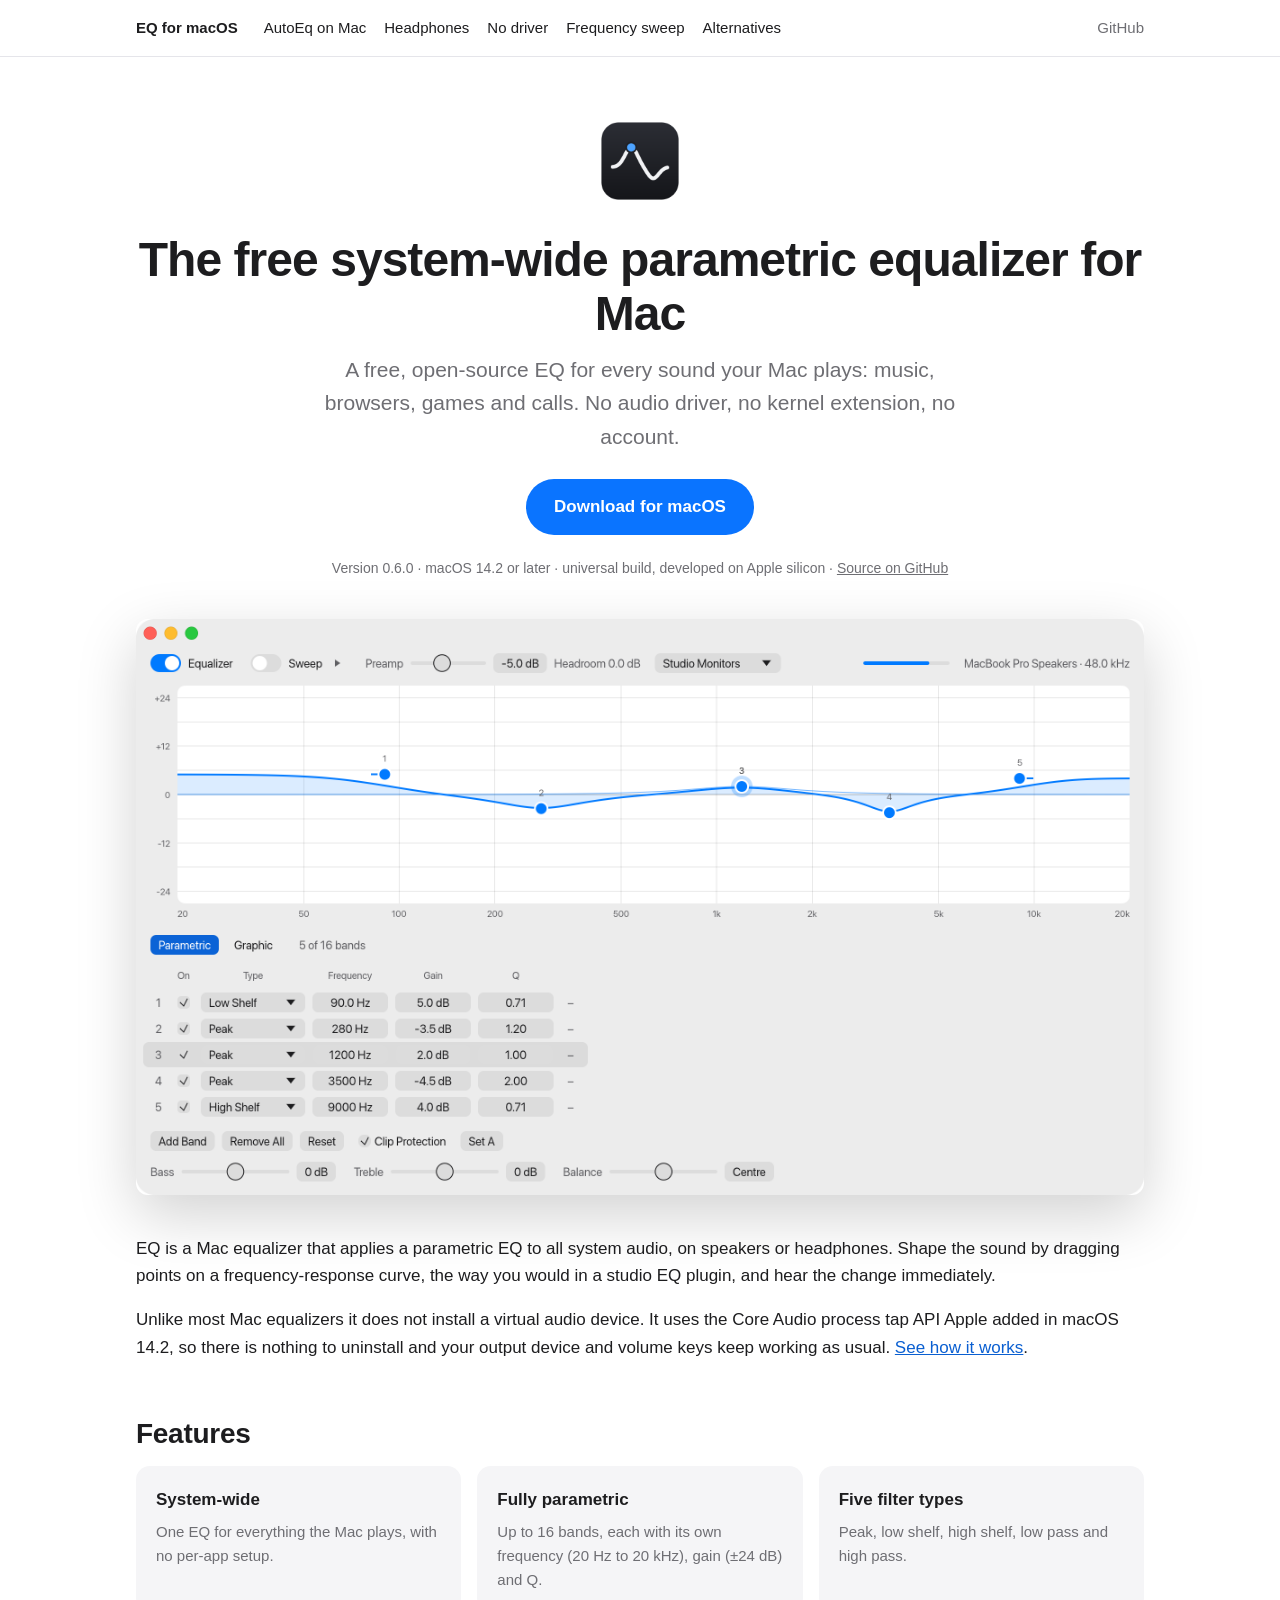
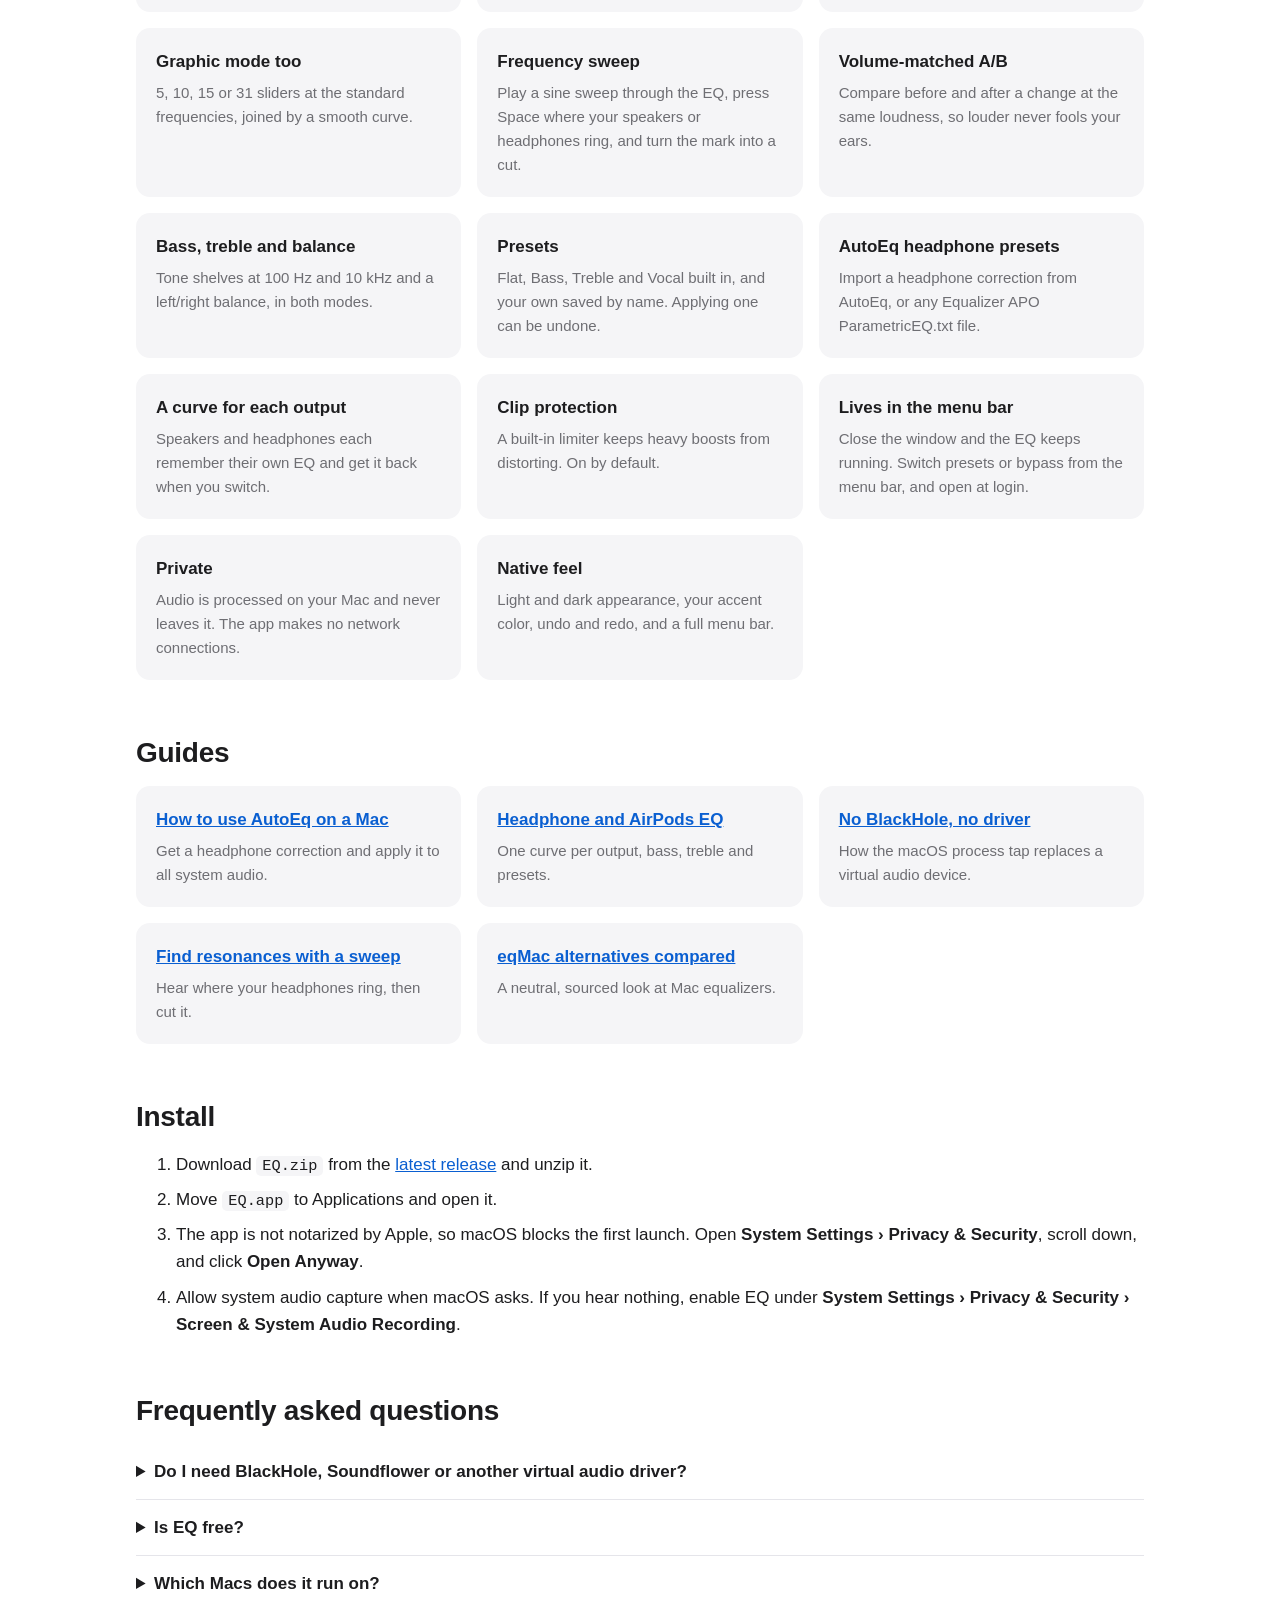
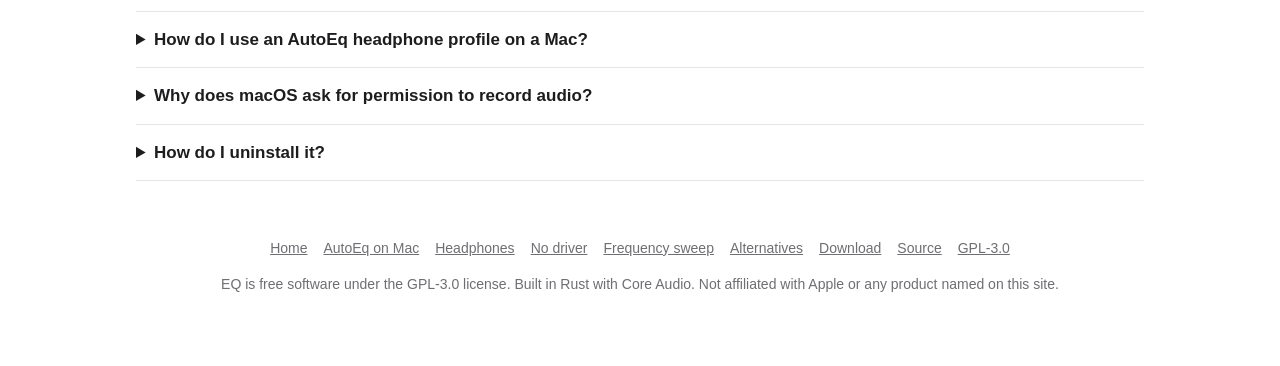
<file: docs/index.html>
<!doctype html>
<html lang="en">
<head>
<meta charset="utf-8">
<meta name="viewport" content="width=device-width, initial-scale=1">
<title>Free Mac Equalizer: System-Wide Parametric EQ for macOS</title>
<meta name="description" content="EQ is a free, open-source system-wide equalizer for Mac. Parametric EQ for all audio, AutoEq headphone import, no BlackHole or driver needed. macOS 14.2+.">
<link rel="canonical" href="https://dylenq.github.io/macos-parametric-eq/">
<link rel="stylesheet" href="style.css">
<link rel="icon" type="image/png" href="icon.png">
<link rel="apple-touch-icon" href="icon.png">
<meta name="theme-color" content="#0b1a33">
<meta property="og:type" content="website">
<meta property="og:site_name" content="EQ for macOS">
<meta property="og:title" content="Free Mac Equalizer: System-Wide Parametric EQ for macOS">
<meta property="og:description" content="A parametric EQ for every sound your Mac plays. No audio driver, no kernel extension, no account.">
<meta property="og:url" content="https://dylenq.github.io/macos-parametric-eq/">
<meta property="og:image" content="https://dylenq.github.io/macos-parametric-eq/social-preview.png">
<meta property="og:image:width" content="1280">
<meta property="og:image:height" content="640">
<meta property="og:image:alt" content="EQ, a system-wide parametric equalizer for macOS">
<meta name="twitter:card" content="summary_large_image">
<meta name="twitter:title" content="Free Mac Equalizer: System-Wide Parametric EQ for macOS">
<meta name="twitter:description" content="A parametric EQ for every sound your Mac plays. No audio driver, no kernel extension, no account.">
<meta name="twitter:image" content="https://dylenq.github.io/macos-parametric-eq/social-preview.png">
<script type="application/ld+json">
{
  "@context": "https://schema.org",
  "@type": "SoftwareApplication",
  "name": "EQ",
  "alternateName": "EQ for macOS",
  "description": "Free, open-source system-wide parametric equalizer for macOS. Uses Core Audio process taps, so no virtual audio driver is needed.",
  "applicationCategory": "MultimediaApplication",
  "applicationSubCategory": "Audio equalizer",
  "operatingSystem": "macOS 14.2 or later",
  "softwareVersion": "0.6.0",
  "isAccessibleForFree": true,
  "license": "https://www.gnu.org/licenses/gpl-3.0.html",
  "url": "https://dylenq.github.io/macos-parametric-eq/",
  "downloadUrl": "https://github.com/dylenq/macos-parametric-eq/releases/latest",
  "codeRepository": "https://github.com/dylenq/macos-parametric-eq",
  "screenshot": "https://dylenq.github.io/macos-parametric-eq/screenshot-light.png",
  "image": "https://dylenq.github.io/macos-parametric-eq/social-preview.png",
  "offers": {
    "@type": "Offer",
    "price": "0",
    "priceCurrency": "USD"
  },
  "author": {
    "@type": "Person",
    "name": "dylenq",
    "url": "https://github.com/dylenq"
  },
  "featureList": [
    "System-wide equalizer for all macOS audio",
    "Up to 16 parametric bands",
    "Graphic equalizer with 5, 10, 15 or 31 sliders",
    "Bass, treble and balance controls",
    "Diagnostic frequency sweep",
    "Built-in and custom presets",
    "Peak, low shelf, high shelf, low pass and high pass filters",
    "AutoEq and Equalizer APO preset import",
    "Separate EQ curve for each output device",
    "Clip protection limiter",
    "Menu bar control and open at login"
  ]
}
</script>
<script type="application/ld+json">
{
  "@context": "https://schema.org",
  "@type": "FAQPage",
  "mainEntity": [
    {
      "@type": "Question",
      "name": "Do I need BlackHole, Soundflower or another virtual audio driver?",
      "acceptedAnswer": {
        "@type": "Answer",
        "text": "No. EQ captures system audio with a Core Audio process tap, which is built into macOS 14.2 and later."
      }
    },
    {
      "@type": "Question",
      "name": "Is EQ free?",
      "acceptedAnswer": {
        "@type": "Answer",
        "text": "Yes. EQ is free and open source under the GPL-3.0 license, with no account and no in-app purchases."
      }
    },
    {
      "@type": "Question",
      "name": "Which Macs does it run on?",
      "acceptedAnswer": {
        "@type": "Answer",
        "text": "Any Mac on macOS 14.2 (Sonoma) or later. The download is a universal build; it is developed on Apple silicon and the Intel half has not been tested yet."
      }
    },
    {
      "@type": "Question",
      "name": "How do I use an AutoEq headphone profile on a Mac?",
      "acceptedAnswer": {
        "@type": "Answer",
        "text": "Find your headphones on autoeq.app, choose “EqualizerAPO ParametricEq” and download the file. Import it with Presets › Import…, or drop it on the window. Read the full guide."
      }
    },
    {
      "@type": "Question",
      "name": "Why does macOS ask for permission to record audio?",
      "acceptedAnswer": {
        "@type": "Answer",
        "text": "Reading system audio is what lets the app equalize it, and macOS guards that behind the “System Audio Recording” permission. Nothing is recorded or saved, and the app makes no network connections."
      }
    },
    {
      "@type": "Question",
      "name": "How do I uninstall it?",
      "acceptedAnswer": {
        "@type": "Answer",
        "text": "Turn off EQ › Open at Login if you enabled it, quit the app and delete EQ.app. No drivers or background services are installed."
      }
    }
  ]
}
</script>
</head>
<body>
<nav class="site-nav" aria-label="Main"><div class="wrap"><a class="brand" href="./">EQ for macOS</a><a href="autoeq-on-mac/">AutoEq on Mac</a><a href="headphone-equalizer-mac/">Headphones</a><a href="equalizer-without-blackhole/">No driver</a><a href="frequency-sweep-headphones/">Frequency sweep</a><a href="eqmac-alternatives/">Alternatives</a><a class="gh" href="https://github.com/dylenq/macos-parametric-eq">GitHub</a></div></nav>
<header class="hero wrap">
  <img class="icon" src="icon.png" alt="EQ app icon" width="96" height="96">
  <h1>The free system-wide parametric equalizer for Mac</h1>
  <p class="lede">A free, open-source EQ for every sound your Mac plays: music, browsers, games and calls. No audio driver, no kernel extension, no account.</p>
  <a class="cta" href="https://github.com/dylenq/macos-parametric-eq/releases/latest">Download for macOS</a>
  <p class="meta">Version 0.6.0 · macOS 14.2 or later · universal build, developed on Apple silicon · <a href="https://github.com/dylenq/macos-parametric-eq">Source on GitHub</a></p>
</header>

<main class="wrap">
  <picture><source media="(prefers-color-scheme: dark)" srcset="screenshot-dark.png"><img src="screenshot-light.png" width="2240" height="1280" alt="EQ for macOS showing a frequency response curve with five draggable bands, a preset menu, a preamp slider, a band list and bass, treble and balance controls"></picture>

  <p>EQ is a Mac equalizer that applies a parametric EQ to all system audio, on speakers or headphones. Shape the sound by dragging points on a frequency-response curve, the way you would in a studio EQ plugin, and hear the change immediately.</p>
  <p>Unlike most Mac equalizers it does not install a virtual audio device. It uses the Core Audio process tap API Apple added in macOS 14.2, so there is nothing to uninstall and your output device and volume keys keep working as usual. <a href="equalizer-without-blackhole/">See how it works</a>.</p>

  <h2>Features</h2>
  <div class="grid">
    <div><h3>System-wide</h3><p>One EQ for everything the Mac plays, with no per-app setup.</p></div>
    <div><h3>Fully parametric</h3><p>Up to 16 bands, each with its own frequency (20 Hz to 20 kHz), gain (±24 dB) and Q.</p></div>
    <div><h3>Five filter types</h3><p>Peak, low shelf, high shelf, low pass and high pass.</p></div>
    <div><h3>Graphic mode too</h3><p>5, 10, 15 or 31 sliders at the standard frequencies, joined by a smooth curve.</p></div>
    <div><h3>Frequency sweep</h3><p>Play a sine sweep through the EQ, press Space where your speakers or headphones ring, and turn the mark into a cut.</p></div>
    <div><h3>Volume-matched A/B</h3><p>Compare before and after a change at the same loudness, so louder never fools your ears.</p></div>
    <div><h3>Bass, treble and balance</h3><p>Tone shelves at 100 Hz and 10 kHz and a left/right balance, in both modes.</p></div>
    <div><h3>Presets</h3><p>Flat, Bass, Treble and Vocal built in, and your own saved by name. Applying one can be undone.</p></div>
    <div><h3>AutoEq headphone presets</h3><p>Import a headphone correction from AutoEq, or any Equalizer APO ParametricEQ.txt file.</p></div>
    <div><h3>A curve for each output</h3><p>Speakers and headphones each remember their own EQ and get it back when you switch.</p></div>
    <div><h3>Clip protection</h3><p>A built-in limiter keeps heavy boosts from distorting. On by default.</p></div>
    <div><h3>Lives in the menu bar</h3><p>Close the window and the EQ keeps running. Switch presets or bypass from the menu bar, and open at login.</p></div>
    <div><h3>Private</h3><p>Audio is processed on your Mac and never leaves it. The app makes no network connections.</p></div>
    <div><h3>Native feel</h3><p>Light and dark appearance, your accent color, undo and redo, and a full menu bar.</p></div>
  </div>

  <h2>Guides</h2>
  <div class="grid">
    <div><h3><a href="autoeq-on-mac/">How to use AutoEq on a Mac</a></h3><p>Get a headphone correction and apply it to all system audio.</p></div>
    <div><h3><a href="headphone-equalizer-mac/">Headphone and AirPods EQ</a></h3><p>One curve per output, bass, treble and presets.</p></div>
    <div><h3><a href="equalizer-without-blackhole/">No BlackHole, no driver</a></h3><p>How the macOS process tap replaces a virtual audio device.</p></div>
    <div><h3><a href="frequency-sweep-headphones/">Find resonances with a sweep</a></h3><p>Hear where your headphones ring, then cut it.</p></div>
    <div><h3><a href="eqmac-alternatives/">eqMac alternatives compared</a></h3><p>A neutral, sourced look at Mac equalizers.</p></div>
  </div>

  <h2>Install</h2>
  <ol>
    <li>Download <code>EQ.zip</code> from the <a href="https://github.com/dylenq/macos-parametric-eq/releases/latest">latest release</a> and unzip it.</li>
    <li>Move <code>EQ.app</code> to Applications and open it.</li>
    <li>The app is not notarized by Apple, so macOS blocks the first launch. Open <b>System Settings › Privacy &amp; Security</b>, scroll down, and click <b>Open Anyway</b>.</li>
    <li>Allow system audio capture when macOS asks. If you hear nothing, enable EQ under <b>System Settings › Privacy &amp; Security › Screen &amp; System Audio Recording</b>.</li>
  </ol>

  <h2>Frequently asked questions</h2>
<details><summary>Do I need BlackHole, Soundflower or another virtual audio driver?</summary><p>No. EQ captures system audio with a Core Audio process tap, which is built into macOS 14.2 and later.</p></details>
<details><summary>Is EQ free?</summary><p>Yes. EQ is free and open source under the GPL-3.0 license, with no account and no in-app purchases.</p></details>
<details><summary>Which Macs does it run on?</summary><p>Any Mac on macOS 14.2 (Sonoma) or later. The download is a universal build; it is developed on Apple silicon and the Intel half has not been tested yet.</p></details>
<details><summary>How do I use an AutoEq headphone profile on a Mac?</summary><p>Find your headphones on <a href="https://autoeq.app">autoeq.app</a>, choose “EqualizerAPO ParametricEq” and download the file. Import it with <b>Presets › Import…</b>, or drop it on the window. <a href="autoeq-on-mac/">Read the full guide</a>.</p></details>
<details><summary>Why does macOS ask for permission to record audio?</summary><p>Reading system audio is what lets the app equalize it, and macOS guards that behind the “System Audio Recording” permission. Nothing is recorded or saved, and the app makes no network connections.</p></details>
<details><summary>How do I uninstall it?</summary><p>Turn off <b>EQ › Open at Login</b> if you enabled it, quit the app and delete <code>EQ.app</code>. No drivers or background services are installed.</p></details>
</main>

<footer class="site-footer"><nav aria-label="Footer"><a href="./">Home</a><a href="autoeq-on-mac/">AutoEq on Mac</a><a href="headphone-equalizer-mac/">Headphones</a><a href="equalizer-without-blackhole/">No driver</a><a href="frequency-sweep-headphones/">Frequency sweep</a><a href="eqmac-alternatives/">Alternatives</a><a href="https://github.com/dylenq/macos-parametric-eq/releases/latest">Download</a><a href="https://github.com/dylenq/macos-parametric-eq">Source</a><a href="https://github.com/dylenq/macos-parametric-eq/blob/main/LICENSE">GPL-3.0</a></nav><p>EQ is free software under the GPL-3.0 license. Built in Rust with Core Audio. Not affiliated with Apple or any product named on this site.</p></footer>
</body>
</html>
</file>
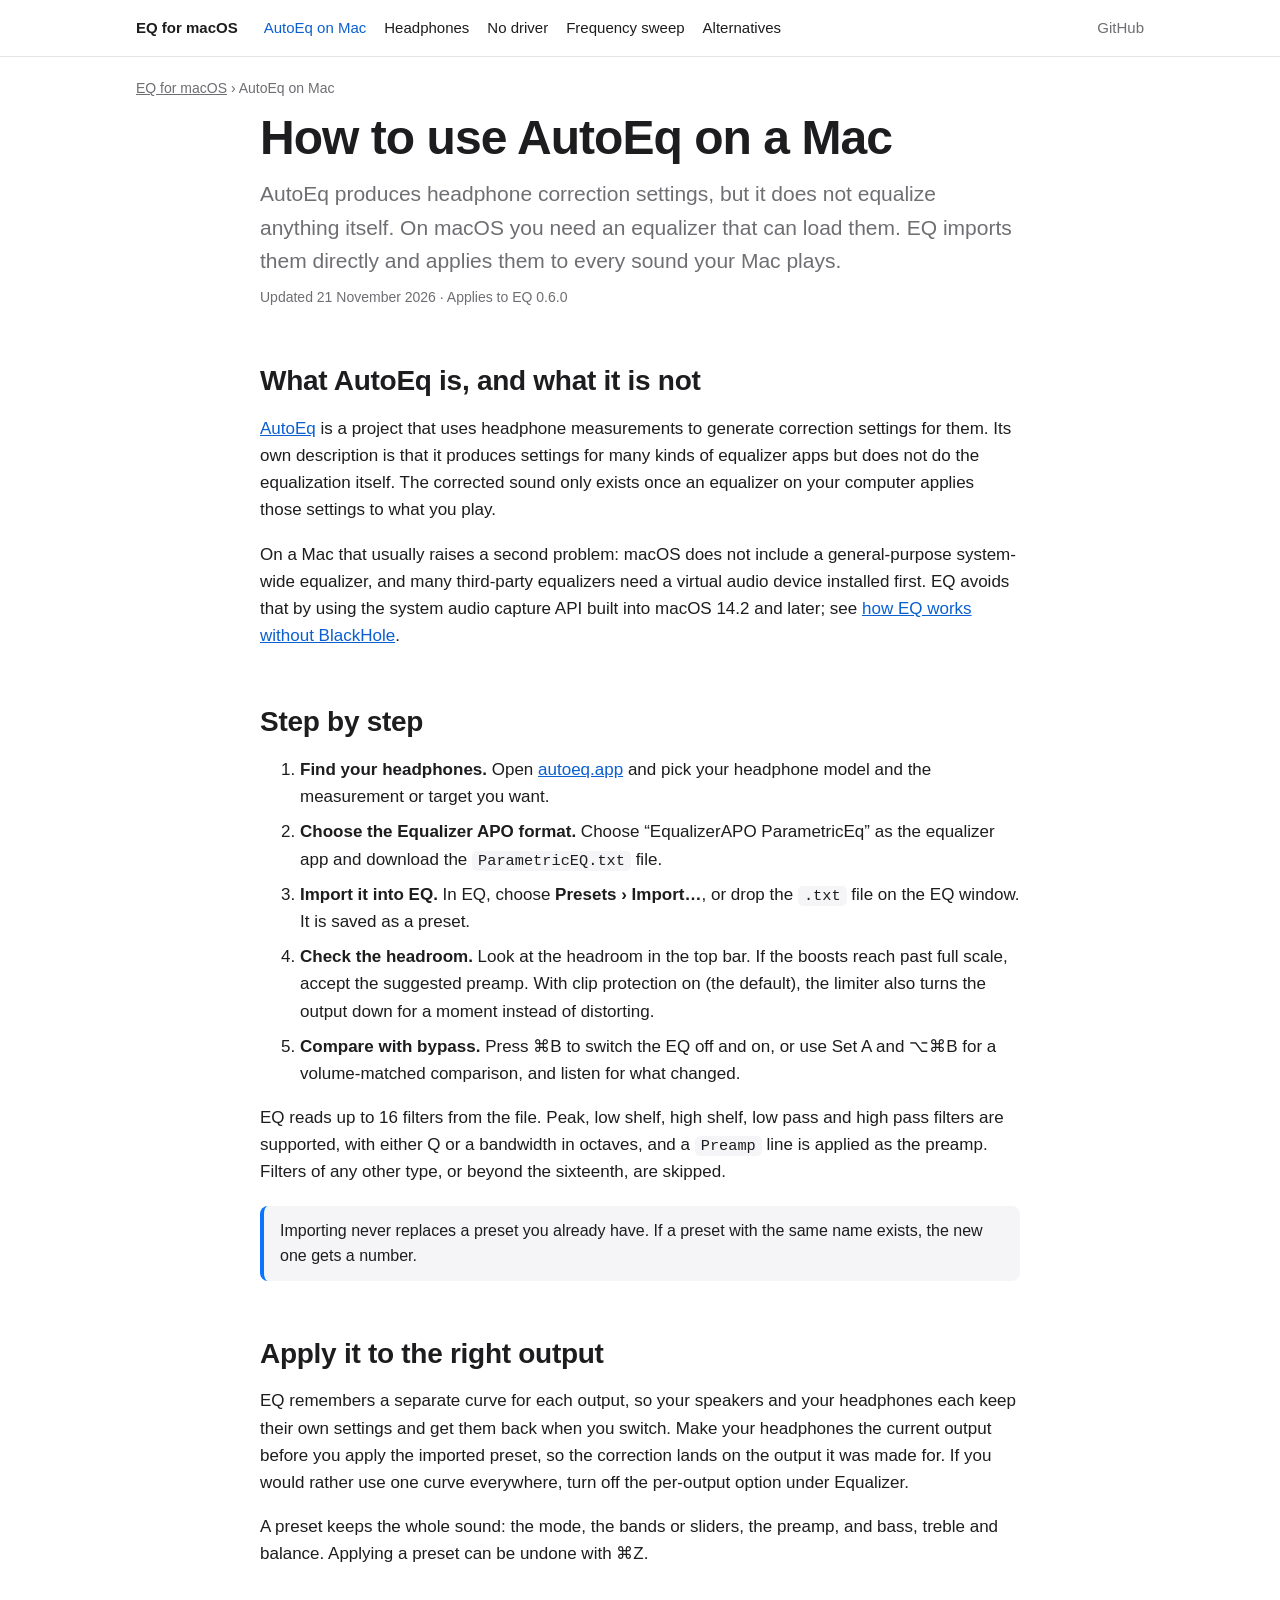
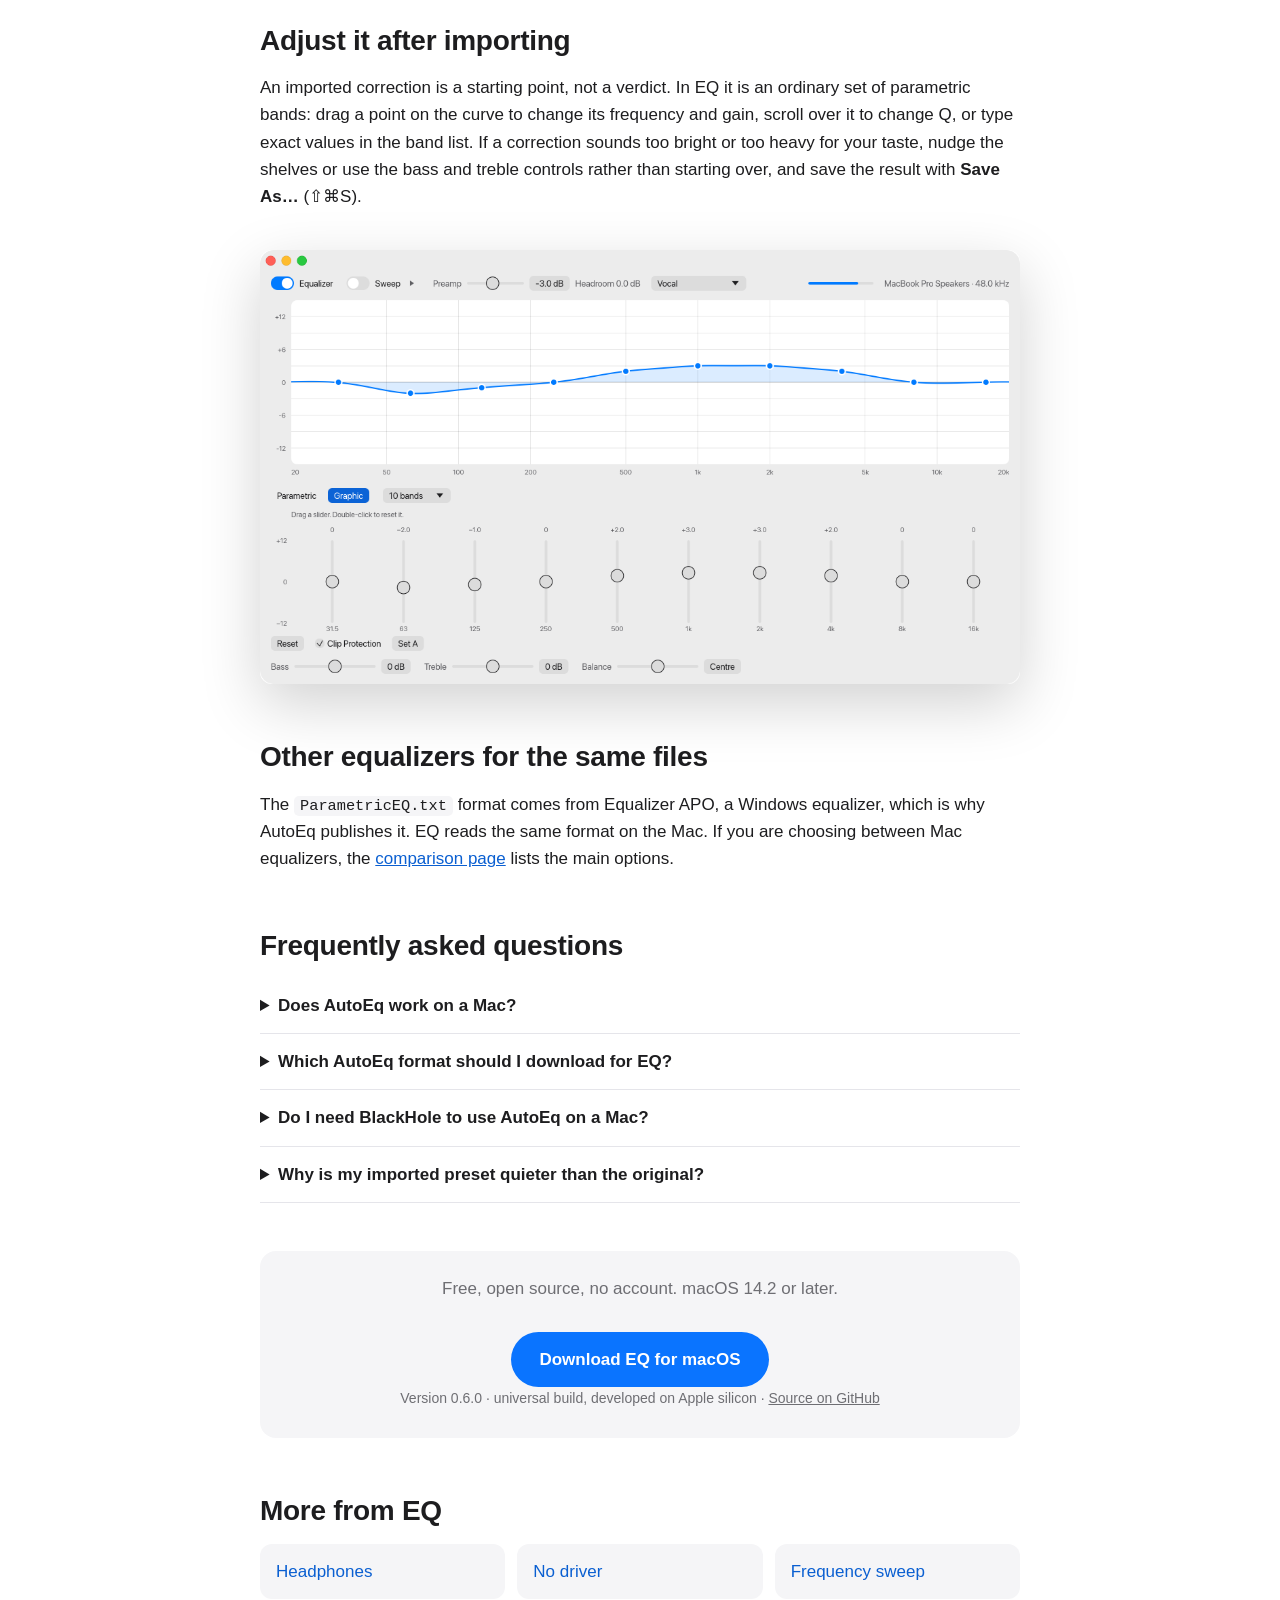
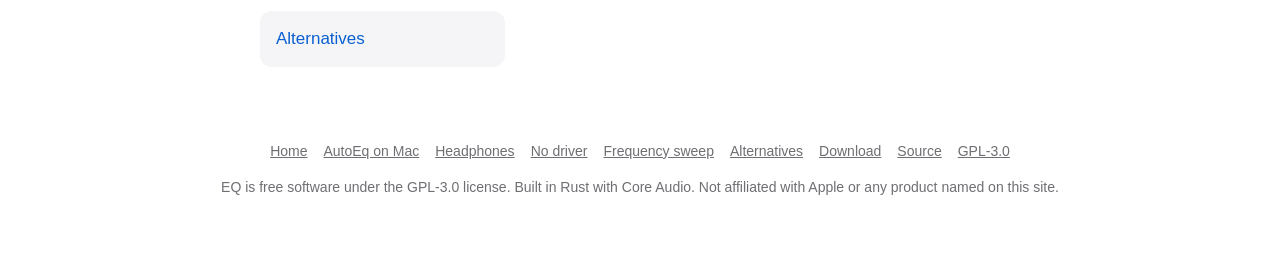
<file: docs/autoeq-on-mac/index.html>
<!doctype html>
<html lang="en">
<head>
<meta charset="utf-8">
<meta name="viewport" content="width=device-width, initial-scale=1">
<title>How to Use AutoEq on Mac (System-Wide, Free)</title>
<meta name="description" content="Step-by-step: get an AutoEq headphone correction and apply it to all Mac audio with EQ, a free system-wide equalizer. No BlackHole or driver needed.">
<link rel="canonical" href="https://dylenq.github.io/macos-parametric-eq/autoeq-on-mac/">
<link rel="stylesheet" href="../style.css">
<link rel="icon" type="image/png" href="../icon.png">
<link rel="apple-touch-icon" href="../icon.png">
<meta name="theme-color" content="#0b1a33">
<meta property="og:type" content="website">
<meta property="og:site_name" content="EQ for macOS">
<meta property="og:title" content="How to Use AutoEq on Mac (System-Wide, Free)">
<meta property="og:description" content="Step-by-step: get an AutoEq headphone correction and apply it to all Mac audio with EQ, a free system-wide equalizer. No BlackHole or driver needed.">
<meta property="og:url" content="https://dylenq.github.io/macos-parametric-eq/autoeq-on-mac/">
<meta property="og:image" content="https://dylenq.github.io/macos-parametric-eq/social-preview.png">
<meta property="og:image:width" content="1280">
<meta property="og:image:height" content="640">
<meta property="og:image:alt" content="EQ, a system-wide parametric equalizer for macOS">
<meta name="twitter:card" content="summary_large_image">
<meta name="twitter:title" content="How to Use AutoEq on Mac (System-Wide, Free)">
<meta name="twitter:description" content="Step-by-step: get an AutoEq headphone correction and apply it to all Mac audio with EQ, a free system-wide equalizer. No BlackHole or driver needed.">
<meta name="twitter:image" content="https://dylenq.github.io/macos-parametric-eq/social-preview.png">
<script type="application/ld+json">
{
  "@context": "https://schema.org",
  "@type": "BreadcrumbList",
  "itemListElement": [
    {
      "@type": "ListItem",
      "position": 1,
      "name": "EQ for macOS",
      "item": "https://dylenq.github.io/macos-parametric-eq/"
    },
    {
      "@type": "ListItem",
      "position": 2,
      "name": "AutoEq on Mac",
      "item": "https://dylenq.github.io/macos-parametric-eq/autoeq-on-mac/"
    }
  ]
}
</script>
<script type="application/ld+json">
{
  "@context": "https://schema.org",
  "@type": "HowTo",
  "name": "How to use an AutoEq headphone profile on a Mac",
  "description": "Download an AutoEq ParametricEQ.txt correction for your headphones and import it into EQ to equalize all system audio.",
  "step": [
    {
      "@type": "HowToStep",
      "position": 1,
      "name": "Find your headphones",
      "text": "Open autoeq.app and pick your headphone model and the measurement or target you want."
    },
    {
      "@type": "HowToStep",
      "position": 2,
      "name": "Choose the Equalizer APO format",
      "text": "Choose “EqualizerAPO ParametricEq” as the equalizer app and download the ParametricEQ.txt file."
    },
    {
      "@type": "HowToStep",
      "position": 3,
      "name": "Import it into EQ",
      "text": "In EQ, choose Presets › Import…, or drop the .txt file on the EQ window. It is saved as a preset."
    },
    {
      "@type": "HowToStep",
      "position": 4,
      "name": "Check the headroom",
      "text": "Look at the headroom in the top bar. If the boosts reach past full scale, accept the suggested preamp. With clip protection on (the default), the limiter also turns the output down for a moment instead of distorting."
    },
    {
      "@type": "HowToStep",
      "position": 5,
      "name": "Compare with bypass",
      "text": "Press ⌘B to switch the EQ off and on, or use Set A and ⌥⌘B for a volume-matched comparison, and listen for what changed."
    }
  ]
}
</script>
<script type="application/ld+json">
{
  "@context": "https://schema.org",
  "@type": "FAQPage",
  "mainEntity": [
    {
      "@type": "Question",
      "name": "Does AutoEq work on a Mac?",
      "acceptedAnswer": {
        "@type": "Answer",
        "text": "AutoEq itself only generates settings. On a Mac you load them into an equalizer that supports the format. EQ imports AutoEq ParametricEQ.txt files, and any Equalizer APO file in that style, as a preset."
      }
    },
    {
      "@type": "Question",
      "name": "Which AutoEq format should I download for EQ?",
      "acceptedAnswer": {
        "@type": "Answer",
        "text": "Choose “EqualizerAPO ParametricEq” as the equalizer app and download the ParametricEQ.txt file."
      }
    },
    {
      "@type": "Question",
      "name": "Do I need BlackHole to use AutoEq on a Mac?",
      "acceptedAnswer": {
        "@type": "Answer",
        "text": "Not with EQ. EQ captures system audio with a Core Audio process tap built into macOS 14.2 and later, so no virtual audio device is installed."
      }
    },
    {
      "@type": "Question",
      "name": "Why is my imported preset quieter than the original?",
      "acceptedAnswer": {
        "@type": "Answer",
        "text": "AutoEq files usually include a negative preamp so boosts do not clip, and EQ applies it. The top bar shows the headroom and offers the preamp that just fits."
      }
    }
  ]
}
</script>
</head>
<body>
<nav class="site-nav" aria-label="Main"><div class="wrap"><a class="brand" href="../">EQ for macOS</a><a href="../autoeq-on-mac/" aria-current="page">AutoEq on Mac</a><a href="../headphone-equalizer-mac/">Headphones</a><a href="../equalizer-without-blackhole/">No driver</a><a href="../frequency-sweep-headphones/">Frequency sweep</a><a href="../eqmac-alternatives/">Alternatives</a><a class="gh" href="https://github.com/dylenq/macos-parametric-eq">GitHub</a></div></nav>
<div class="wrap">
<nav class="crumbs" aria-label="Breadcrumb"><a href="../">EQ for macOS</a> › AutoEq on Mac</nav>
<article>
<h1>How to use AutoEq on a Mac</h1>
<p class="lede">AutoEq produces headphone correction settings, but it does not equalize anything itself. On macOS you need an equalizer that can load them. EQ imports them directly and applies them to every sound your Mac plays.</p>
<p class="updated">Updated 21 November 2026 · Applies to EQ 0.6.0</p>

<h2>What AutoEq is, and what it is not</h2>
<p><a href="https://github.com/jaakkopasanen/AutoEq">AutoEq</a> is a project that uses headphone measurements to generate correction settings for them. Its own description is that it produces settings for many kinds of equalizer apps but does not do the equalization itself. The corrected sound only exists once an equalizer on your computer applies those settings to what you play.</p>
<p>On a Mac that usually raises a second problem: macOS does not include a general-purpose system-wide equalizer, and many third-party equalizers need a virtual audio device installed first. EQ avoids that by using the system audio capture API built into macOS 14.2 and later; see <a href="../equalizer-without-blackhole/">how EQ works without BlackHole</a>.</p>

<h2>Step by step</h2>
<ol>
<li><b>Find your headphones.</b> Open <a href="https://autoeq.app">autoeq.app</a> and pick your headphone model and the measurement or target you want.</li>
<li><b>Choose the Equalizer APO format.</b> Choose “EqualizerAPO ParametricEq” as the equalizer app and download the <code>ParametricEQ.txt</code> file.</li>
<li><b>Import it into EQ.</b> In EQ, choose <b>Presets › Import…</b>, or drop the <code>.txt</code> file on the EQ window. It is saved as a preset.</li>
<li><b>Check the headroom.</b> Look at the headroom in the top bar. If the boosts reach past full scale, accept the suggested preamp. With clip protection on (the default), the limiter also turns the output down for a moment instead of distorting.</li>
<li><b>Compare with bypass.</b> Press ⌘B to switch the EQ off and on, or use Set A and ⌥⌘B for a volume-matched comparison, and listen for what changed.</li>
</ol>
<p>EQ reads up to 16 filters from the file. Peak, low shelf, high shelf, low pass and high pass filters are supported, with either Q or a bandwidth in octaves, and a <code>Preamp</code> line is applied as the preamp. Filters of any other type, or beyond the sixteenth, are skipped.</p>

<div class="note">Importing never replaces a preset you already have. If a preset with the same name exists, the new one gets a number.</div>

<h2>Apply it to the right output</h2>
<p>EQ remembers a separate curve for each output, so your speakers and your headphones each keep their own settings and get them back when you switch. Make your headphones the current output before you apply the imported preset, so the correction lands on the output it was made for. If you would rather use one curve everywhere, turn off the per-output option under Equalizer.</p>
<p>A preset keeps the whole sound: the mode, the bands or sliders, the preamp, and bass, treble and balance. Applying a preset can be undone with ⌘Z.</p>

<h2>Adjust it after importing</h2>
<p>An imported correction is a starting point, not a verdict. In EQ it is an ordinary set of parametric bands: drag a point on the curve to change its frequency and gain, scroll over it to change Q, or type exact values in the band list. If a correction sounds too bright or too heavy for your taste, nudge the shelves or use the bass and treble controls rather than starting over, and save the result with <b>Save As…</b> (⇧⌘S).</p>
<picture><source media="(prefers-color-scheme: dark)" srcset="../screenshot-graphic-dark.png"><img src="../screenshot-graphic-light.png" width="2240" height="1280" alt="EQ in graphic mode, with the built-in Vocal preset on ten sliders" loading="lazy" decoding="async"></picture>
<h2>Other equalizers for the same files</h2>
<p>The <code>ParametricEQ.txt</code> format comes from Equalizer APO, a Windows equalizer, which is why AutoEq publishes it. EQ reads the same format on the Mac. If you are choosing between Mac equalizers, the <a href="../eqmac-alternatives/">comparison page</a> lists the main options.</p>

<h2>Frequently asked questions</h2>
<details><summary>Does AutoEq work on a Mac?</summary><p>AutoEq itself only generates settings. On a Mac you load them into an equalizer that supports the format. EQ imports AutoEq ParametricEQ.txt files, and any Equalizer APO file in that style, as a preset.</p></details>
<details><summary>Which AutoEq format should I download for EQ?</summary><p>Choose “EqualizerAPO ParametricEq” as the equalizer app and download the ParametricEQ.txt file.</p></details>
<details><summary>Do I need BlackHole to use AutoEq on a Mac?</summary><p>Not with EQ. EQ captures system audio with a Core Audio process tap built into macOS 14.2 and later, so no virtual audio device is installed.</p></details>
<details><summary>Why is my imported preset quieter than the original?</summary><p>AutoEq files usually include a negative preamp so boosts do not clip, and EQ applies it. The top bar shows the headroom and offers the preamp that just fits.</p></details>
<div class="cta-box"><p>Free, open source, no account. macOS 14.2 or later.</p>
<a class="cta" href="https://github.com/dylenq/macos-parametric-eq/releases/latest">Download EQ for macOS</a>
<p class="meta">Version 0.6.0 · universal build, developed on Apple silicon · <a href="https://github.com/dylenq/macos-parametric-eq">Source on GitHub</a></p></div>
<h2>More from EQ</h2><ul class="related"><li><a href="../headphone-equalizer-mac/">Headphones</a></li><li><a href="../equalizer-without-blackhole/">No driver</a></li><li><a href="../frequency-sweep-headphones/">Frequency sweep</a></li><li><a href="../eqmac-alternatives/">Alternatives</a></li></ul>
</article>
</div>
<footer class="site-footer"><nav aria-label="Footer"><a href="../">Home</a><a href="../autoeq-on-mac/">AutoEq on Mac</a><a href="../headphone-equalizer-mac/">Headphones</a><a href="../equalizer-without-blackhole/">No driver</a><a href="../frequency-sweep-headphones/">Frequency sweep</a><a href="../eqmac-alternatives/">Alternatives</a><a href="https://github.com/dylenq/macos-parametric-eq/releases/latest">Download</a><a href="https://github.com/dylenq/macos-parametric-eq">Source</a><a href="https://github.com/dylenq/macos-parametric-eq/blob/main/LICENSE">GPL-3.0</a></nav><p>EQ is free software under the GPL-3.0 license. Built in Rust with Core Audio. Not affiliated with Apple or any product named on this site.</p></footer>
</body>
</html>
</file>
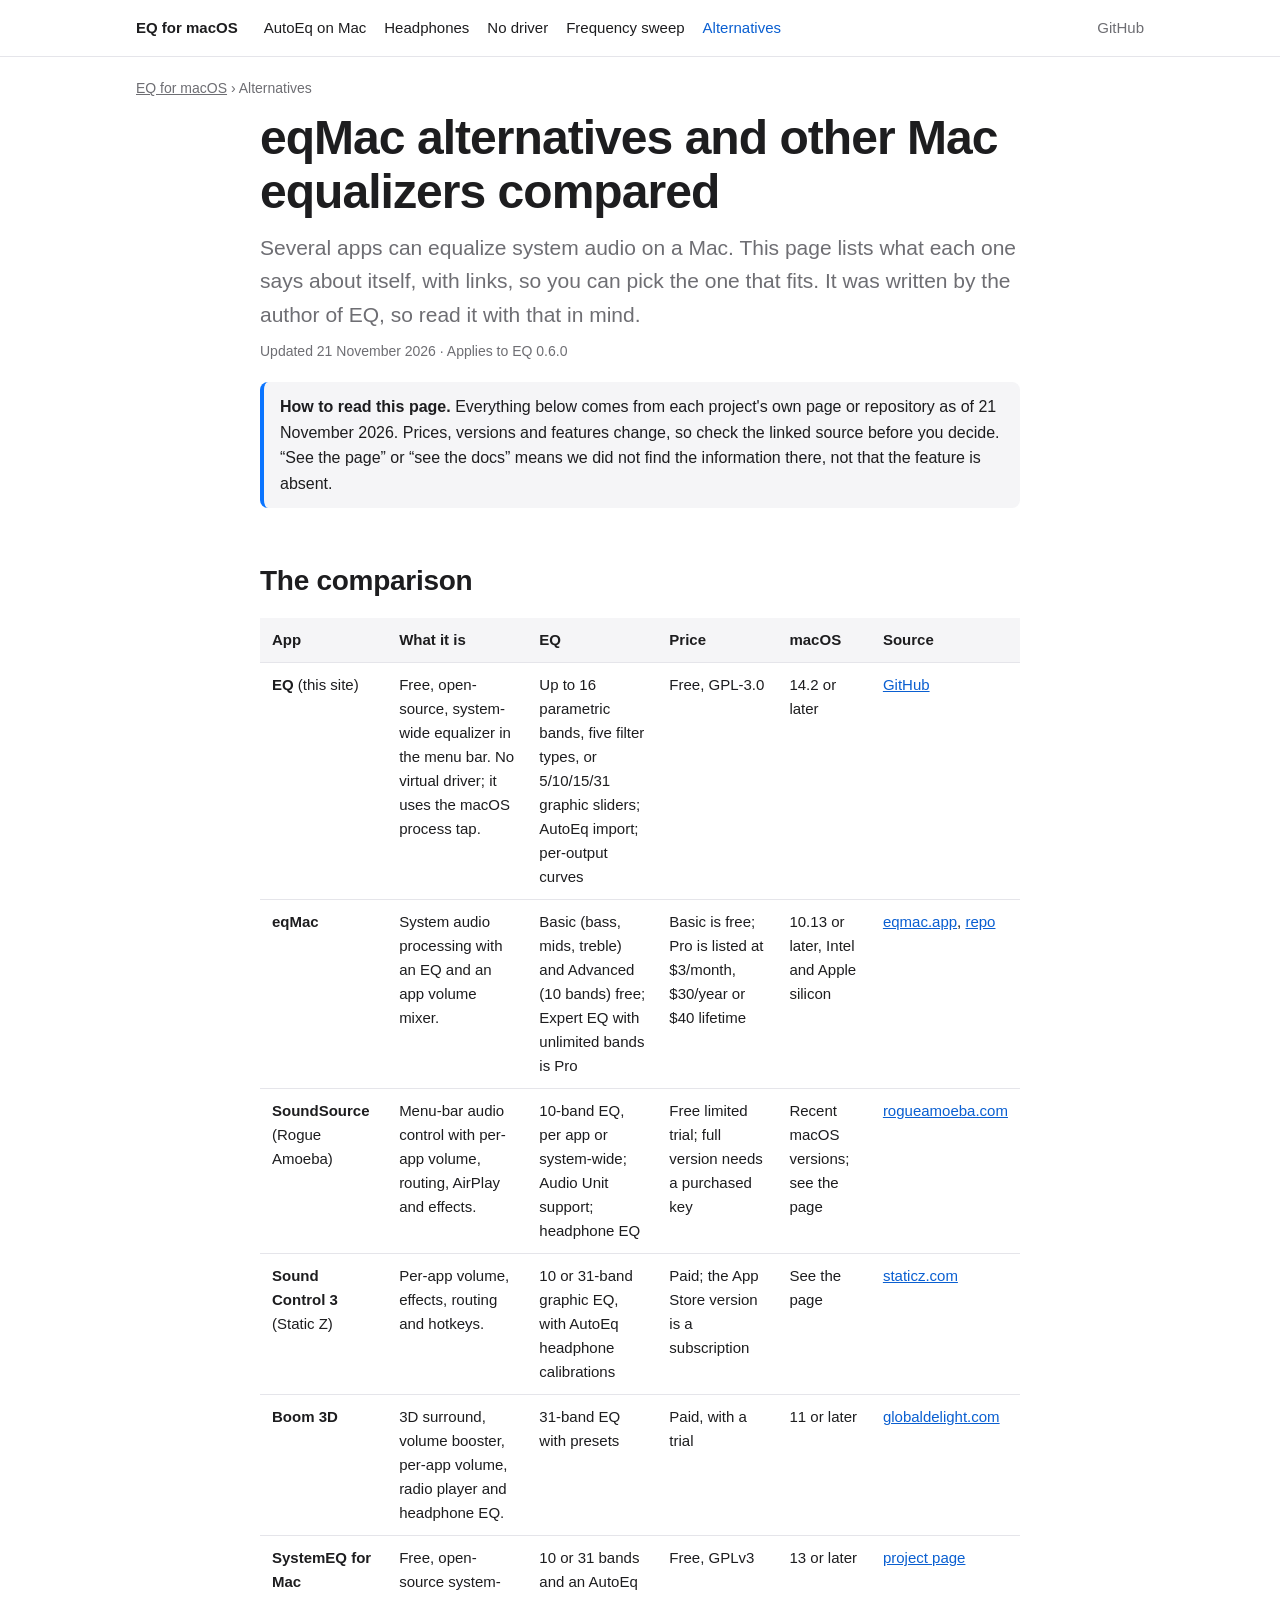
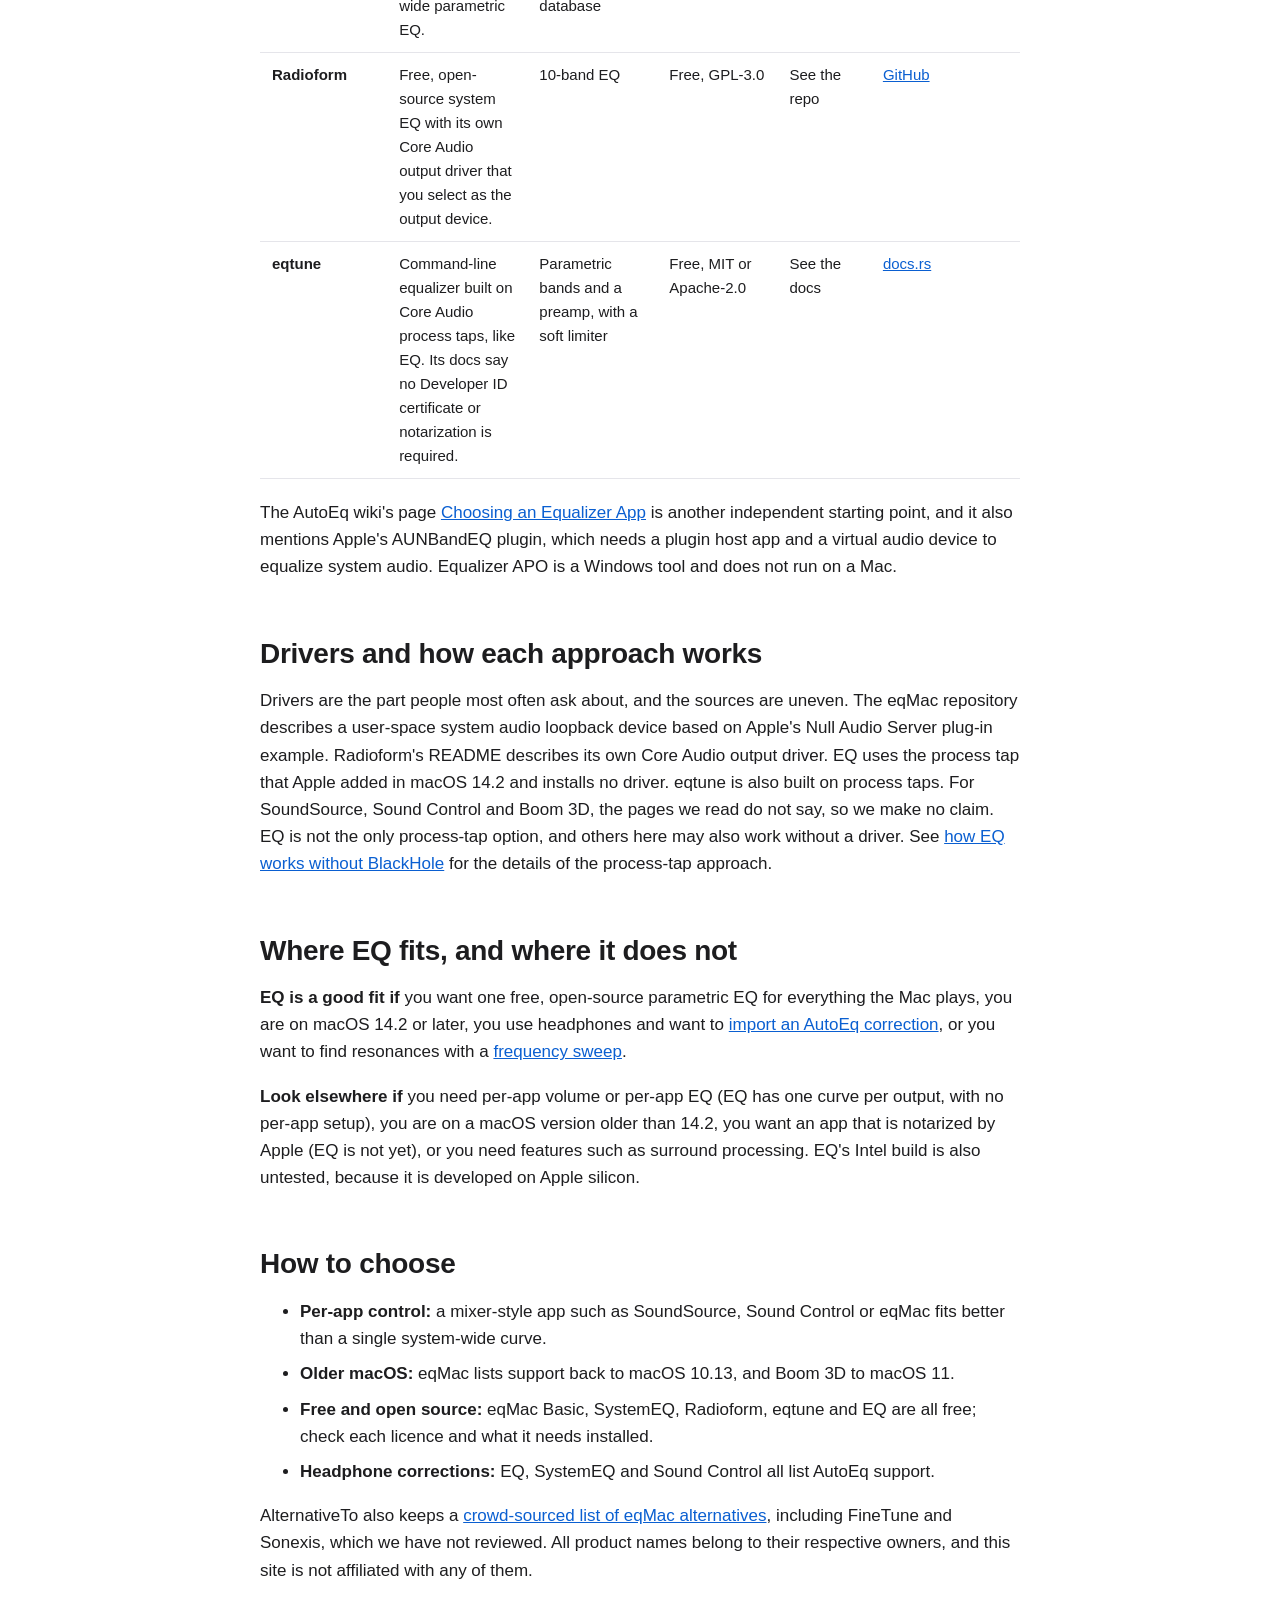
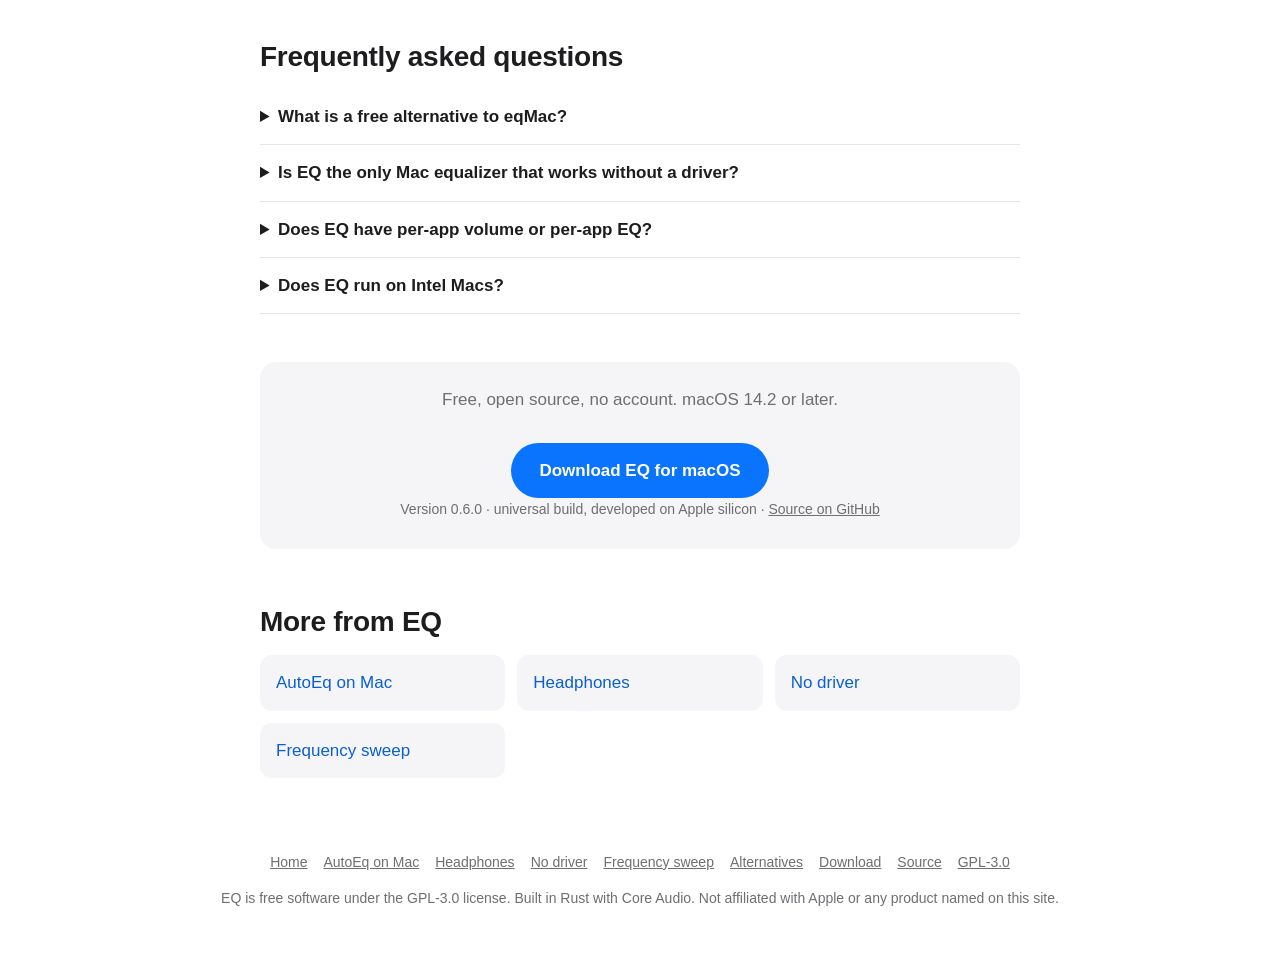
<file: docs/eqmac-alternatives/index.html>
<!doctype html>
<html lang="en">
<head>
<meta charset="utf-8">
<meta name="viewport" content="width=device-width, initial-scale=1">
<title>eqMac Alternatives for Mac: Equalizer Comparison</title>
<meta name="description" content="A neutral comparison of Mac equalizers and eqMac alternatives: price, EQ type and macOS support, with sources. Includes free, open-source and paid options.">
<link rel="canonical" href="https://dylenq.github.io/macos-parametric-eq/eqmac-alternatives/">
<link rel="stylesheet" href="../style.css">
<link rel="icon" type="image/png" href="../icon.png">
<link rel="apple-touch-icon" href="../icon.png">
<meta name="theme-color" content="#0b1a33">
<meta property="og:type" content="website">
<meta property="og:site_name" content="EQ for macOS">
<meta property="og:title" content="eqMac Alternatives for Mac: Equalizer Comparison">
<meta property="og:description" content="A neutral comparison of Mac equalizers and eqMac alternatives: price, EQ type and macOS support, with sources. Includes free, open-source and paid options.">
<meta property="og:url" content="https://dylenq.github.io/macos-parametric-eq/eqmac-alternatives/">
<meta property="og:image" content="https://dylenq.github.io/macos-parametric-eq/social-preview.png">
<meta property="og:image:width" content="1280">
<meta property="og:image:height" content="640">
<meta property="og:image:alt" content="EQ, a system-wide parametric equalizer for macOS">
<meta name="twitter:card" content="summary_large_image">
<meta name="twitter:title" content="eqMac Alternatives for Mac: Equalizer Comparison">
<meta name="twitter:description" content="A neutral comparison of Mac equalizers and eqMac alternatives: price, EQ type and macOS support, with sources. Includes free, open-source and paid options.">
<meta name="twitter:image" content="https://dylenq.github.io/macos-parametric-eq/social-preview.png">
<script type="application/ld+json">
{
  "@context": "https://schema.org",
  "@type": "BreadcrumbList",
  "itemListElement": [
    {
      "@type": "ListItem",
      "position": 1,
      "name": "EQ for macOS",
      "item": "https://dylenq.github.io/macos-parametric-eq/"
    },
    {
      "@type": "ListItem",
      "position": 2,
      "name": "Alternatives",
      "item": "https://dylenq.github.io/macos-parametric-eq/eqmac-alternatives/"
    }
  ]
}
</script>
<script type="application/ld+json">
{
  "@context": "https://schema.org",
  "@type": "FAQPage",
  "mainEntity": [
    {
      "@type": "Question",
      "name": "What is a free alternative to eqMac?",
      "acceptedAnswer": {
        "@type": "Answer",
        "text": "EQ is a free, open-source system-wide parametric equalizer for macOS 14.2 and later. Other free options include SystemEQ for Mac and Radioform. Each has different requirements, so check the project pages."
      }
    },
    {
      "@type": "Question",
      "name": "Is EQ the only Mac equalizer that works without a driver?",
      "acceptedAnswer": {
        "@type": "Answer",
        "text": "No. EQ uses the macOS process tap and installs no driver. The command-line tool eqtune is also built on process taps. Some other apps may also work without a driver; their pages do not say."
      }
    },
    {
      "@type": "Question",
      "name": "Does EQ have per-app volume or per-app EQ?",
      "acceptedAnswer": {
        "@type": "Answer",
        "text": "No. EQ applies one equalizer curve to everything on the current output, with a separate curve remembered for each output."
      }
    },
    {
      "@type": "Question",
      "name": "Does EQ run on Intel Macs?",
      "acceptedAnswer": {
        "@type": "Answer",
        "text": "The download is a universal build, but EQ is developed on Apple silicon and the Intel half has not been tested yet."
      }
    }
  ]
}
</script>
</head>
<body>
<nav class="site-nav" aria-label="Main"><div class="wrap"><a class="brand" href="../">EQ for macOS</a><a href="../autoeq-on-mac/">AutoEq on Mac</a><a href="../headphone-equalizer-mac/">Headphones</a><a href="../equalizer-without-blackhole/">No driver</a><a href="../frequency-sweep-headphones/">Frequency sweep</a><a href="../eqmac-alternatives/" aria-current="page">Alternatives</a><a class="gh" href="https://github.com/dylenq/macos-parametric-eq">GitHub</a></div></nav>
<div class="wrap">
<nav class="crumbs" aria-label="Breadcrumb"><a href="../">EQ for macOS</a> › Alternatives</nav>
<article>
<h1>eqMac alternatives and other Mac equalizers compared</h1>
<p class="lede">Several apps can equalize system audio on a Mac. This page lists what each one says about itself, with links, so you can pick the one that fits. It was written by the author of EQ, so read it with that in mind.</p>
<p class="updated">Updated 21 November 2026 · Applies to EQ 0.6.0</p>

<div class="note"><b>How to read this page.</b> Everything below comes from each project's own page or repository as of 21 November 2026. Prices, versions and features change, so check the linked source before you decide. “See the page” or “see the docs” means we did not find the information there, not that the feature is absent.</div>

<h2>The comparison</h2>
<div class="table-wrap">
<table>
<thead><tr><th>App</th><th>What it is</th><th>EQ</th><th>Price</th><th>macOS</th><th>Source</th></tr></thead>
<tbody>
<tr><td><b>EQ</b> (this site)</td><td>Free, open-source, system-wide equalizer in the menu bar. No virtual driver; it uses the macOS process tap.</td><td>Up to 16 parametric bands, five filter types, or 5/10/15/31 graphic sliders; AutoEq import; per-output curves</td><td>Free, GPL-3.0</td><td>14.2 or later</td><td><a href="https://github.com/dylenq/macos-parametric-eq">GitHub</a></td></tr>
<tr><td><b>eqMac</b></td><td>System audio processing with an EQ and an app volume mixer.</td><td>Basic (bass, mids, treble) and Advanced (10 bands) free; Expert EQ with unlimited bands is Pro</td><td>Basic is free; Pro is listed at $3/month, $30/year or $40 lifetime</td><td>10.13 or later, Intel and Apple silicon</td><td><a href="https://eqmac.app">eqmac.app</a>, <a href="https://github.com/bitgapp/eqMac">repo</a></td></tr>
<tr><td><b>SoundSource</b> (Rogue Amoeba)</td><td>Menu-bar audio control with per-app volume, routing, AirPlay and effects.</td><td>10-band EQ, per app or system-wide; Audio Unit support; headphone EQ</td><td>Free limited trial; full version needs a purchased key</td><td>Recent macOS versions; see the page</td><td><a href="https://rogueamoeba.com/soundsource/">rogueamoeba.com</a></td></tr>
<tr><td><b>Sound Control 3</b> (Static Z)</td><td>Per-app volume, effects, routing and hotkeys.</td><td>10 or 31-band graphic EQ, with AutoEq headphone calibrations</td><td>Paid; the App Store version is a subscription</td><td>See the page</td><td><a href="https://staticz.com/soundcontrol/">staticz.com</a></td></tr>
<tr><td><b>Boom 3D</b></td><td>3D surround, volume booster, per-app volume, radio player and headphone EQ.</td><td>31-band EQ with presets</td><td>Paid, with a trial</td><td>11 or later</td><td><a href="https://www.globaldelight.com/boom/">globaldelight.com</a></td></tr>
<tr><td><b>SystemEQ for Mac</b></td><td>Free, open-source system-wide parametric EQ.</td><td>10 or 31 bands and an AutoEq database</td><td>Free, GPLv3</td><td>13 or later</td><td><a href="https://denzam.github.io/SystemEQ-for-Mac/">project page</a></td></tr>
<tr><td><b>Radioform</b></td><td>Free, open-source system EQ with its own Core Audio output driver that you select as the output device.</td><td>10-band EQ</td><td>Free, GPL-3.0</td><td>See the repo</td><td><a href="https://github.com/Torteous44/radioform">GitHub</a></td></tr>
<tr><td><b>eqtune</b></td><td>Command-line equalizer built on Core Audio process taps, like EQ. Its docs say no Developer ID certificate or notarization is required.</td><td>Parametric bands and a preamp, with a soft limiter</td><td>Free, MIT or Apache-2.0</td><td>See the docs</td><td><a href="https://docs.rs/eqtune">docs.rs</a></td></tr>
</tbody>
</table>
</div>
<p>The AutoEq wiki's page <a href="https://github.com/jaakkopasanen/AutoEq/wiki/Choosing-an-Equalizer-App">Choosing an Equalizer App</a> is another independent starting point, and it also mentions Apple's AUNBandEQ plugin, which needs a plugin host app and a virtual audio device to equalize system audio. Equalizer APO is a Windows tool and does not run on a Mac.</p>

<h2>Drivers and how each approach works</h2>
<p>Drivers are the part people most often ask about, and the sources are uneven. The eqMac repository describes a user-space system audio loopback device based on Apple's Null Audio Server plug-in example. Radioform's README describes its own Core Audio output driver. EQ uses the process tap that Apple added in macOS 14.2 and installs no driver. eqtune is also built on process taps. For SoundSource, Sound Control and Boom 3D, the pages we read do not say, so we make no claim. EQ is not the only process-tap option, and others here may also work without a driver. See <a href="../equalizer-without-blackhole/">how EQ works without BlackHole</a> for the details of the process-tap approach.</p>

<h2>Where EQ fits, and where it does not</h2>
<p><b>EQ is a good fit if</b> you want one free, open-source parametric EQ for everything the Mac plays, you are on macOS 14.2 or later, you use headphones and want to <a href="../autoeq-on-mac/">import an AutoEq correction</a>, or you want to find resonances with a <a href="../frequency-sweep-headphones/">frequency sweep</a>.</p>
<p><b>Look elsewhere if</b> you need per-app volume or per-app EQ (EQ has one curve per output, with no per-app setup), you are on a macOS version older than 14.2, you want an app that is notarized by Apple (EQ is not yet), or you need features such as surround processing. EQ's Intel build is also untested, because it is developed on Apple silicon.</p>

<h2>How to choose</h2>
<ul>
<li><b>Per-app control:</b> a mixer-style app such as SoundSource, Sound Control or eqMac fits better than a single system-wide curve.</li>
<li><b>Older macOS:</b> eqMac lists support back to macOS 10.13, and Boom 3D to macOS 11.</li>
<li><b>Free and open source:</b> eqMac Basic, SystemEQ, Radioform, eqtune and EQ are all free; check each licence and what it needs installed.</li>
<li><b>Headphone corrections:</b> EQ, SystemEQ and Sound Control all list AutoEq support.</li>
</ul>
<p>AlternativeTo also keeps a <a href="https://alternativeto.net/software/eqmac/">crowd-sourced list of eqMac alternatives</a>, including FineTune and Sonexis, which we have not reviewed. All product names belong to their respective owners, and this site is not affiliated with any of them.</p>

<h2>Frequently asked questions</h2>
<details><summary>What is a free alternative to eqMac?</summary><p>EQ is a free, open-source system-wide parametric equalizer for macOS 14.2 and later. Other free options include SystemEQ for Mac and Radioform. Each has different requirements, so check the project pages.</p></details>
<details><summary>Is EQ the only Mac equalizer that works without a driver?</summary><p>No. EQ uses the macOS process tap and installs no driver. The command-line tool eqtune is also built on process taps. Some other apps may also work without a driver; their pages do not say.</p></details>
<details><summary>Does EQ have per-app volume or per-app EQ?</summary><p>No. EQ applies one equalizer curve to everything on the current output, with a separate curve remembered for each output.</p></details>
<details><summary>Does EQ run on Intel Macs?</summary><p>The download is a universal build, but EQ is developed on Apple silicon and the Intel half has not been tested yet.</p></details>
<div class="cta-box"><p>Free, open source, no account. macOS 14.2 or later.</p>
<a class="cta" href="https://github.com/dylenq/macos-parametric-eq/releases/latest">Download EQ for macOS</a>
<p class="meta">Version 0.6.0 · universal build, developed on Apple silicon · <a href="https://github.com/dylenq/macos-parametric-eq">Source on GitHub</a></p></div>
<h2>More from EQ</h2><ul class="related"><li><a href="../autoeq-on-mac/">AutoEq on Mac</a></li><li><a href="../headphone-equalizer-mac/">Headphones</a></li><li><a href="../equalizer-without-blackhole/">No driver</a></li><li><a href="../frequency-sweep-headphones/">Frequency sweep</a></li></ul>
</article>
</div>
<footer class="site-footer"><nav aria-label="Footer"><a href="../">Home</a><a href="../autoeq-on-mac/">AutoEq on Mac</a><a href="../headphone-equalizer-mac/">Headphones</a><a href="../equalizer-without-blackhole/">No driver</a><a href="../frequency-sweep-headphones/">Frequency sweep</a><a href="../eqmac-alternatives/">Alternatives</a><a href="https://github.com/dylenq/macos-parametric-eq/releases/latest">Download</a><a href="https://github.com/dylenq/macos-parametric-eq">Source</a><a href="https://github.com/dylenq/macos-parametric-eq/blob/main/LICENSE">GPL-3.0</a></nav><p>EQ is free software under the GPL-3.0 license. Built in Rust with Core Audio. Not affiliated with Apple or any product named on this site.</p></footer>
</body>
</html>
</file>
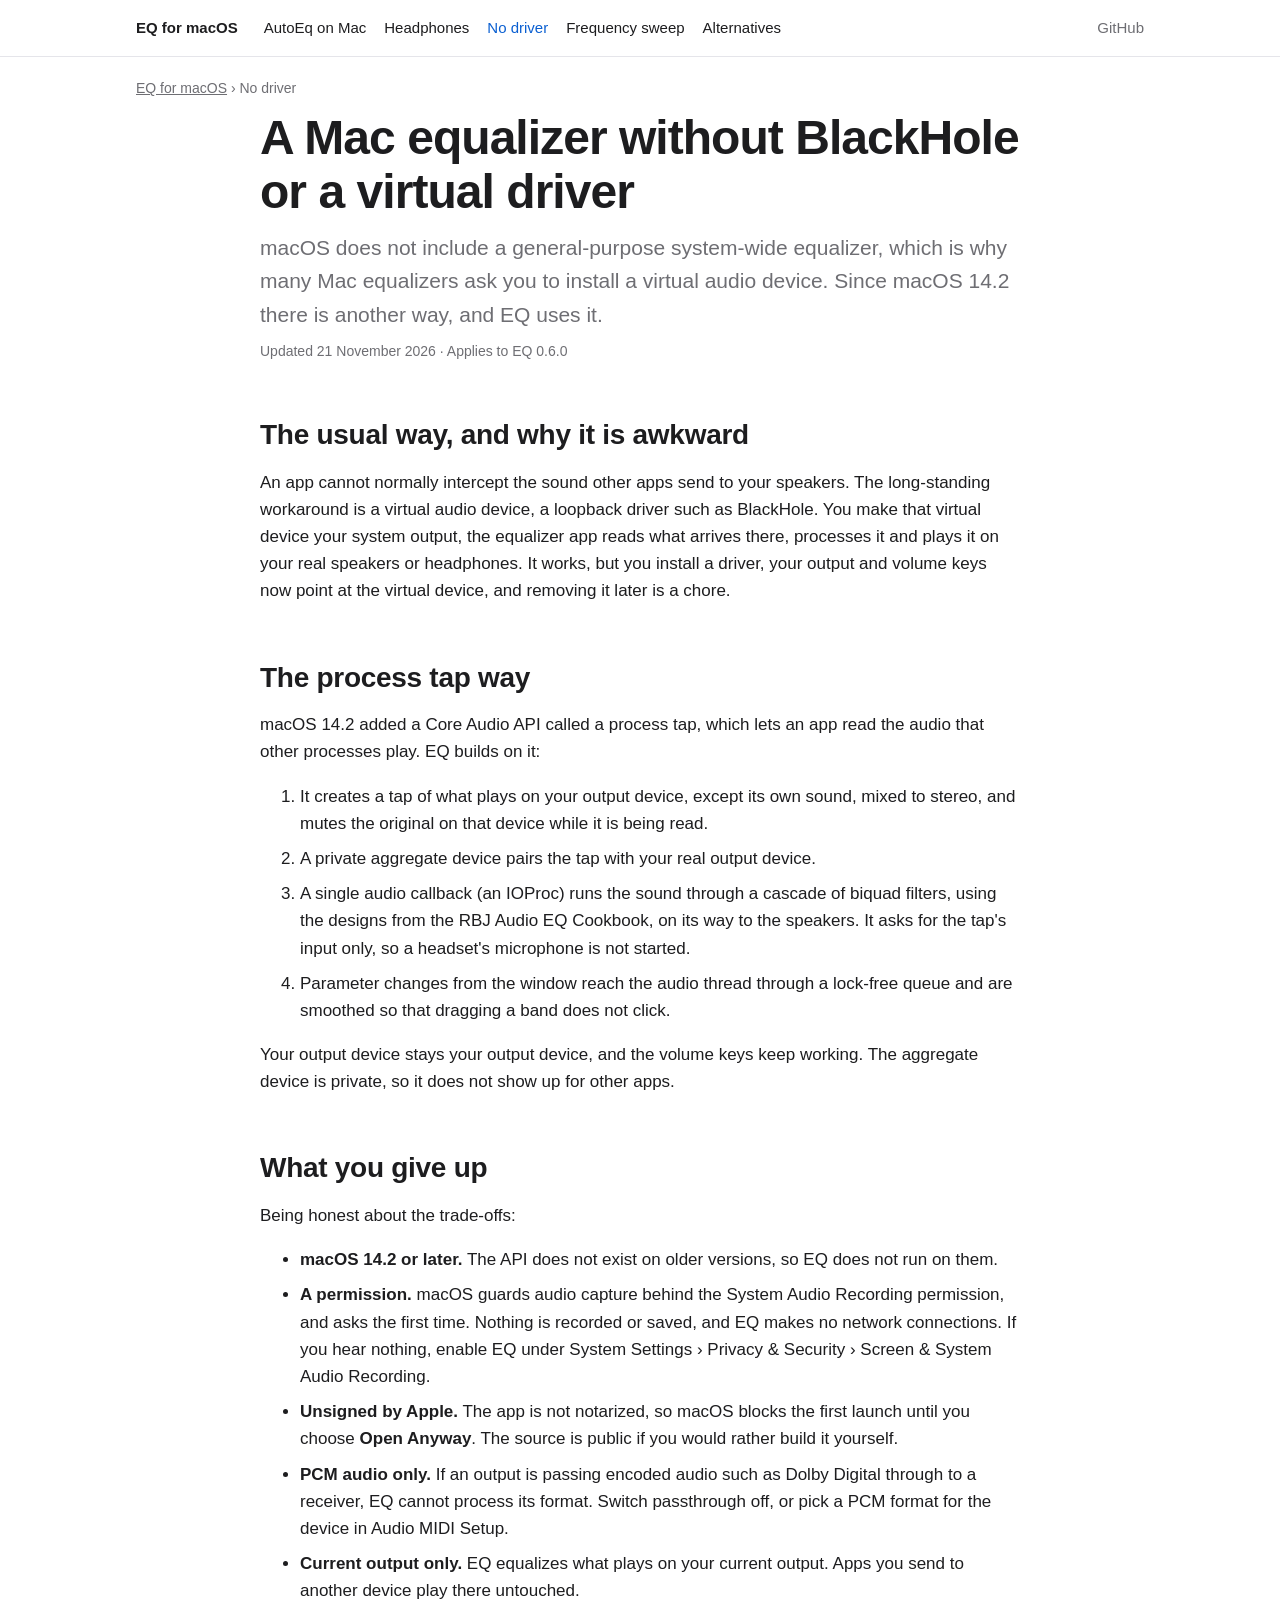
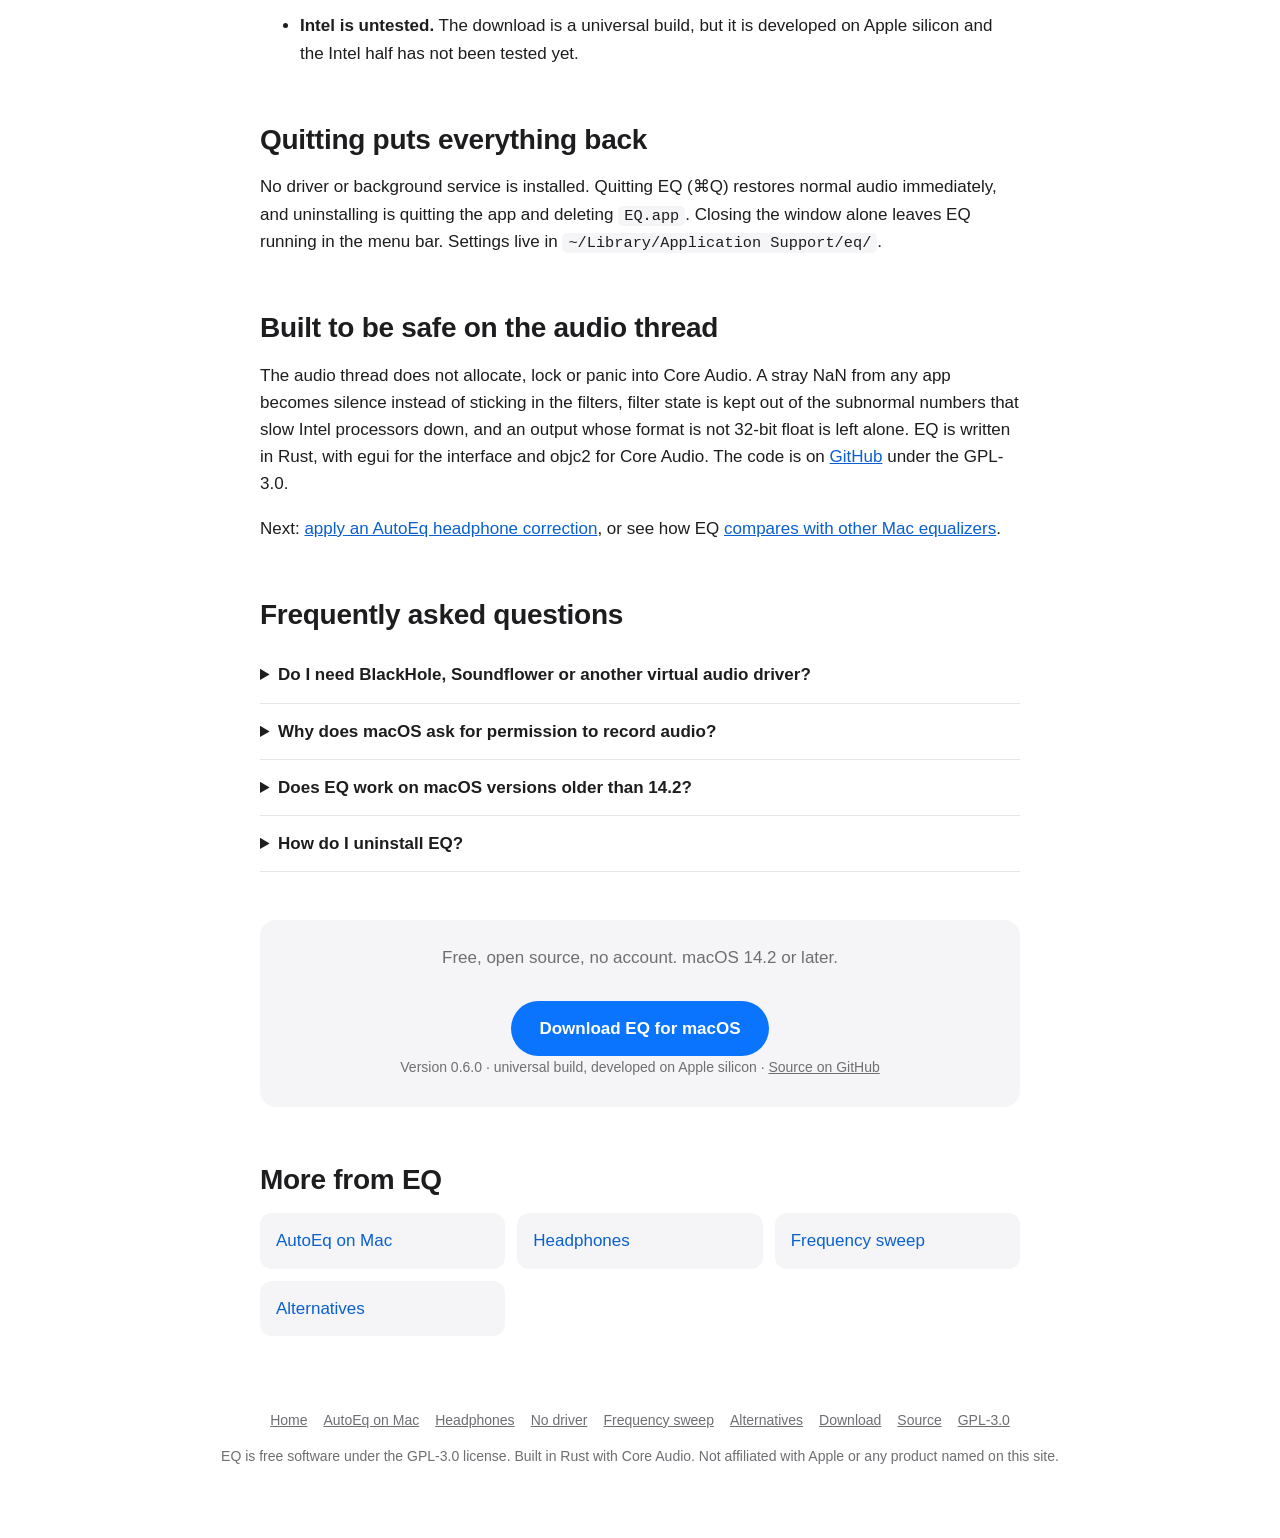
<file: docs/equalizer-without-blackhole/index.html>
<!doctype html>
<html lang="en">
<head>
<meta charset="utf-8">
<meta name="viewport" content="width=device-width, initial-scale=1">
<title>Mac Equalizer Without BlackHole: How EQ Works</title>
<meta name="description" content="How a Mac equalizer can work with no BlackHole or virtual audio driver, using the macOS 14.2 Core Audio process tap. What it needs and where it stops.">
<link rel="canonical" href="https://dylenq.github.io/macos-parametric-eq/equalizer-without-blackhole/">
<link rel="stylesheet" href="../style.css">
<link rel="icon" type="image/png" href="../icon.png">
<link rel="apple-touch-icon" href="../icon.png">
<meta name="theme-color" content="#0b1a33">
<meta property="og:type" content="website">
<meta property="og:site_name" content="EQ for macOS">
<meta property="og:title" content="Mac Equalizer Without BlackHole: How EQ Works">
<meta property="og:description" content="How a Mac equalizer can work with no BlackHole or virtual audio driver, using the macOS 14.2 Core Audio process tap. What it needs and where it stops.">
<meta property="og:url" content="https://dylenq.github.io/macos-parametric-eq/equalizer-without-blackhole/">
<meta property="og:image" content="https://dylenq.github.io/macos-parametric-eq/social-preview.png">
<meta property="og:image:width" content="1280">
<meta property="og:image:height" content="640">
<meta property="og:image:alt" content="EQ, a system-wide parametric equalizer for macOS">
<meta name="twitter:card" content="summary_large_image">
<meta name="twitter:title" content="Mac Equalizer Without BlackHole: How EQ Works">
<meta name="twitter:description" content="How a Mac equalizer can work with no BlackHole or virtual audio driver, using the macOS 14.2 Core Audio process tap. What it needs and where it stops.">
<meta name="twitter:image" content="https://dylenq.github.io/macos-parametric-eq/social-preview.png">
<script type="application/ld+json">
{
  "@context": "https://schema.org",
  "@type": "BreadcrumbList",
  "itemListElement": [
    {
      "@type": "ListItem",
      "position": 1,
      "name": "EQ for macOS",
      "item": "https://dylenq.github.io/macos-parametric-eq/"
    },
    {
      "@type": "ListItem",
      "position": 2,
      "name": "No driver",
      "item": "https://dylenq.github.io/macos-parametric-eq/equalizer-without-blackhole/"
    }
  ]
}
</script>
<script type="application/ld+json">
{
  "@context": "https://schema.org",
  "@type": "FAQPage",
  "mainEntity": [
    {
      "@type": "Question",
      "name": "Do I need BlackHole, Soundflower or another virtual audio driver?",
      "acceptedAnswer": {
        "@type": "Answer",
        "text": "No. EQ captures system audio with a Core Audio process tap, which is built into macOS 14.2 and later."
      }
    },
    {
      "@type": "Question",
      "name": "Why does macOS ask for permission to record audio?",
      "acceptedAnswer": {
        "@type": "Answer",
        "text": "Reading system audio is what lets the app equalize it, and macOS guards that behind the System Audio Recording permission. Nothing is recorded or saved."
      }
    },
    {
      "@type": "Question",
      "name": "Does EQ work on macOS versions older than 14.2?",
      "acceptedAnswer": {
        "@type": "Answer",
        "text": "No. The process tap API it relies on was added in macOS 14.2."
      }
    },
    {
      "@type": "Question",
      "name": "How do I uninstall EQ?",
      "acceptedAnswer": {
        "@type": "Answer",
        "text": "Turn off Open at Login if you enabled it, quit the app and delete EQ.app. No drivers or background services are installed."
      }
    }
  ]
}
</script>
</head>
<body>
<nav class="site-nav" aria-label="Main"><div class="wrap"><a class="brand" href="../">EQ for macOS</a><a href="../autoeq-on-mac/">AutoEq on Mac</a><a href="../headphone-equalizer-mac/">Headphones</a><a href="../equalizer-without-blackhole/" aria-current="page">No driver</a><a href="../frequency-sweep-headphones/">Frequency sweep</a><a href="../eqmac-alternatives/">Alternatives</a><a class="gh" href="https://github.com/dylenq/macos-parametric-eq">GitHub</a></div></nav>
<div class="wrap">
<nav class="crumbs" aria-label="Breadcrumb"><a href="../">EQ for macOS</a> › No driver</nav>
<article>
<h1>A Mac equalizer without BlackHole or a virtual driver</h1>
<p class="lede">macOS does not include a general-purpose system-wide equalizer, which is why many Mac equalizers ask you to install a virtual audio device. Since macOS 14.2 there is another way, and EQ uses it.</p>
<p class="updated">Updated 21 November 2026 · Applies to EQ 0.6.0</p>

<h2>The usual way, and why it is awkward</h2>
<p>An app cannot normally intercept the sound other apps send to your speakers. The long-standing workaround is a virtual audio device, a loopback driver such as BlackHole. You make that virtual device your system output, the equalizer app reads what arrives there, processes it and plays it on your real speakers or headphones. It works, but you install a driver, your output and volume keys now point at the virtual device, and removing it later is a chore.</p>

<h2>The process tap way</h2>
<p>macOS 14.2 added a Core Audio API called a process tap, which lets an app read the audio that other processes play. EQ builds on it:</p>
<ol>
<li>It creates a tap of what plays on your output device, except its own sound, mixed to stereo, and mutes the original on that device while it is being read.</li>
<li>A private aggregate device pairs the tap with your real output device.</li>
<li>A single audio callback (an IOProc) runs the sound through a cascade of biquad filters, using the designs from the RBJ Audio EQ Cookbook, on its way to the speakers. It asks for the tap's input only, so a headset's microphone is not started.</li>
<li>Parameter changes from the window reach the audio thread through a lock-free queue and are smoothed so that dragging a band does not click.</li>
</ol>
<p>Your output device stays your output device, and the volume keys keep working. The aggregate device is private, so it does not show up for other apps.</p>

<h2>What you give up</h2>
<p>Being honest about the trade-offs:</p>
<ul>
<li><b>macOS 14.2 or later.</b> The API does not exist on older versions, so EQ does not run on them.</li>
<li><b>A permission.</b> macOS guards audio capture behind the System Audio Recording permission, and asks the first time. Nothing is recorded or saved, and EQ makes no network connections. If you hear nothing, enable EQ under System Settings › Privacy &amp; Security › Screen &amp; System Audio Recording.</li>
<li><b>Unsigned by Apple.</b> The app is not notarized, so macOS blocks the first launch until you choose <b>Open Anyway</b>. The source is public if you would rather build it yourself.</li>
<li><b>PCM audio only.</b> If an output is passing encoded audio such as Dolby Digital through to a receiver, EQ cannot process its format. Switch passthrough off, or pick a PCM format for the device in Audio MIDI Setup.</li>
<li><b>Current output only.</b> EQ equalizes what plays on your current output. Apps you send to another device play there untouched.</li>
<li><b>Intel is untested.</b> The download is a universal build, but it is developed on Apple silicon and the Intel half has not been tested yet.</li>
</ul>

<h2>Quitting puts everything back</h2>
<p>No driver or background service is installed. Quitting EQ (⌘Q) restores normal audio immediately, and uninstalling is quitting the app and deleting <code>EQ.app</code>. Closing the window alone leaves EQ running in the menu bar. Settings live in <code>~/Library/Application Support/eq/</code>.</p>

<h2>Built to be safe on the audio thread</h2>
<p>The audio thread does not allocate, lock or panic into Core Audio. A stray NaN from any app becomes silence instead of sticking in the filters, filter state is kept out of the subnormal numbers that slow Intel processors down, and an output whose format is not 32-bit float is left alone. EQ is written in Rust, with egui for the interface and objc2 for Core Audio. The code is on <a href="https://github.com/dylenq/macos-parametric-eq">GitHub</a> under the GPL-3.0.</p>
<p>Next: <a href="../autoeq-on-mac/">apply an AutoEq headphone correction</a>, or see how EQ <a href="../eqmac-alternatives/">compares with other Mac equalizers</a>.</p>

<h2>Frequently asked questions</h2>
<details><summary>Do I need BlackHole, Soundflower or another virtual audio driver?</summary><p>No. EQ captures system audio with a Core Audio process tap, which is built into macOS 14.2 and later.</p></details>
<details><summary>Why does macOS ask for permission to record audio?</summary><p>Reading system audio is what lets the app equalize it, and macOS guards that behind the System Audio Recording permission. Nothing is recorded or saved.</p></details>
<details><summary>Does EQ work on macOS versions older than 14.2?</summary><p>No. The process tap API it relies on was added in macOS 14.2.</p></details>
<details><summary>How do I uninstall EQ?</summary><p>Turn off Open at Login if you enabled it, quit the app and delete EQ.app. No drivers or background services are installed.</p></details>
<div class="cta-box"><p>Free, open source, no account. macOS 14.2 or later.</p>
<a class="cta" href="https://github.com/dylenq/macos-parametric-eq/releases/latest">Download EQ for macOS</a>
<p class="meta">Version 0.6.0 · universal build, developed on Apple silicon · <a href="https://github.com/dylenq/macos-parametric-eq">Source on GitHub</a></p></div>
<h2>More from EQ</h2><ul class="related"><li><a href="../autoeq-on-mac/">AutoEq on Mac</a></li><li><a href="../headphone-equalizer-mac/">Headphones</a></li><li><a href="../frequency-sweep-headphones/">Frequency sweep</a></li><li><a href="../eqmac-alternatives/">Alternatives</a></li></ul>
</article>
</div>
<footer class="site-footer"><nav aria-label="Footer"><a href="../">Home</a><a href="../autoeq-on-mac/">AutoEq on Mac</a><a href="../headphone-equalizer-mac/">Headphones</a><a href="../equalizer-without-blackhole/">No driver</a><a href="../frequency-sweep-headphones/">Frequency sweep</a><a href="../eqmac-alternatives/">Alternatives</a><a href="https://github.com/dylenq/macos-parametric-eq/releases/latest">Download</a><a href="https://github.com/dylenq/macos-parametric-eq">Source</a><a href="https://github.com/dylenq/macos-parametric-eq/blob/main/LICENSE">GPL-3.0</a></nav><p>EQ is free software under the GPL-3.0 license. Built in Rust with Core Audio. Not affiliated with Apple or any product named on this site.</p></footer>
</body>
</html>
</file>
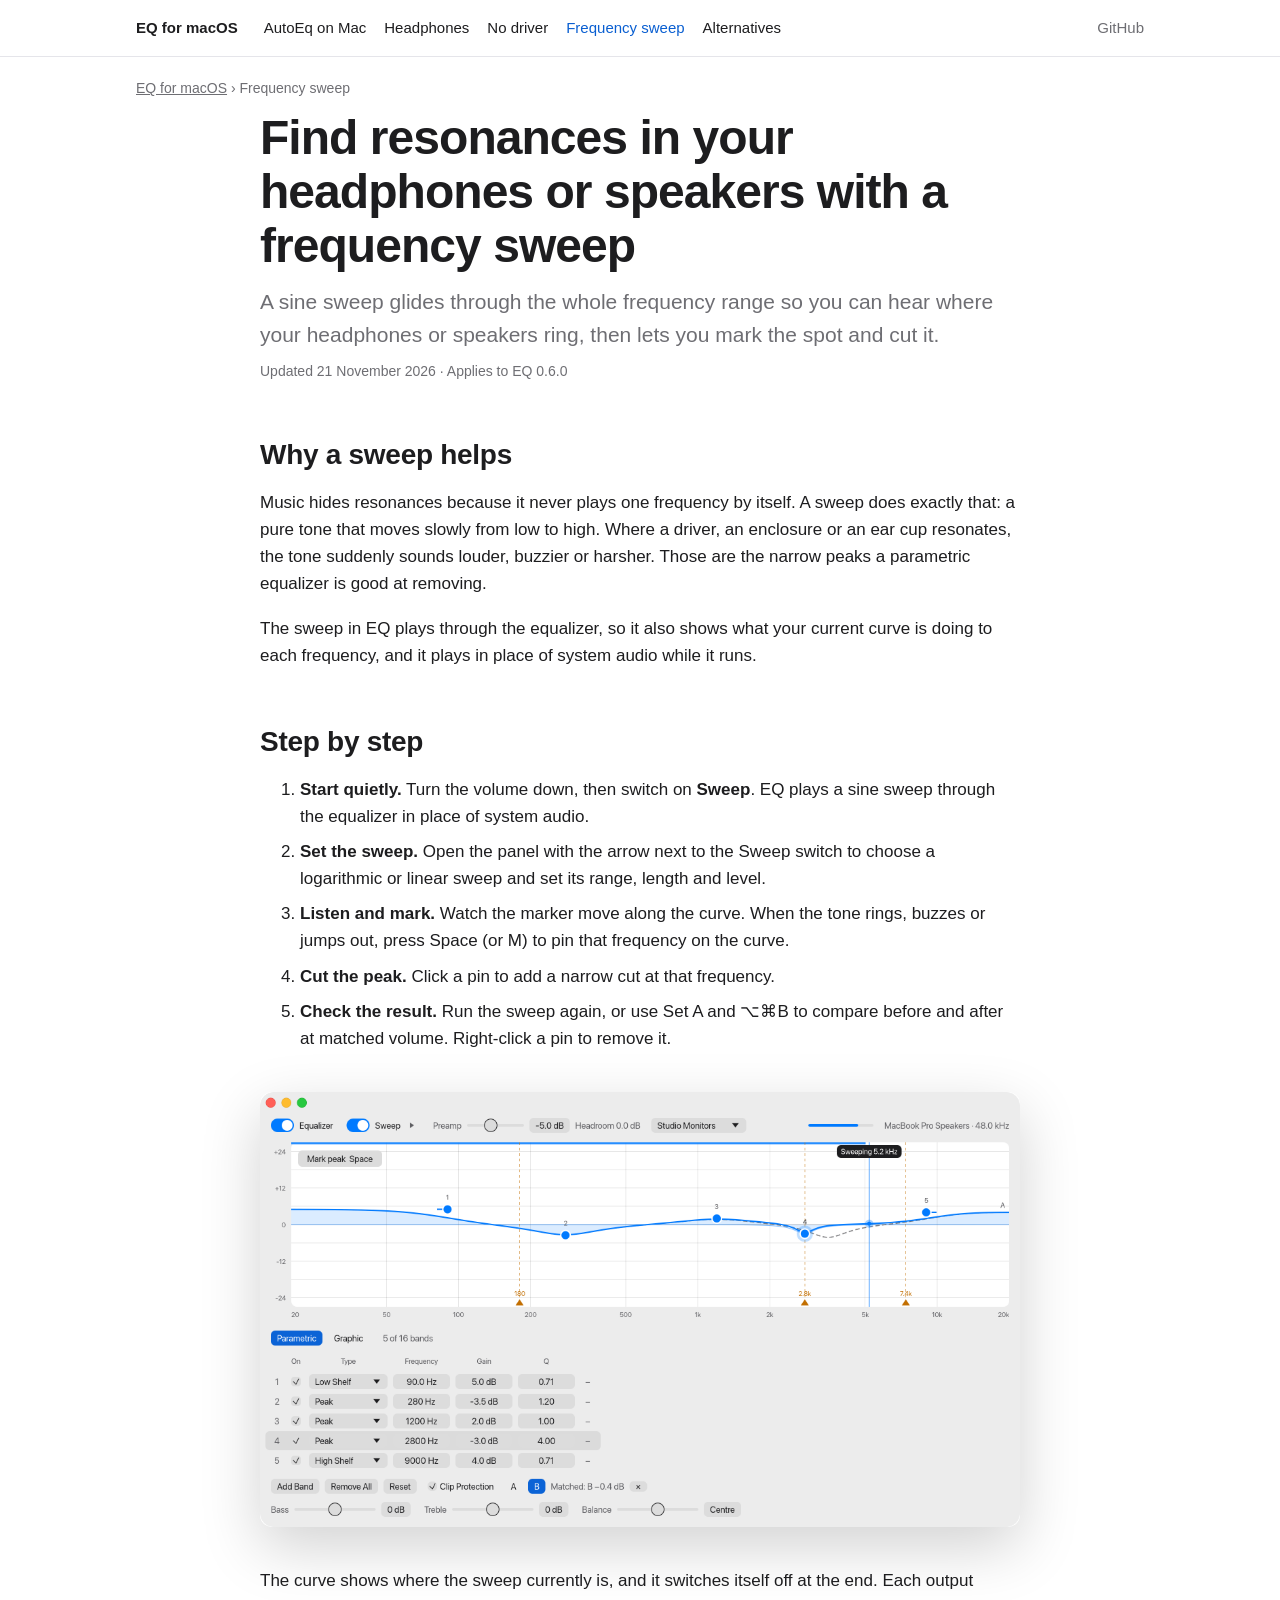
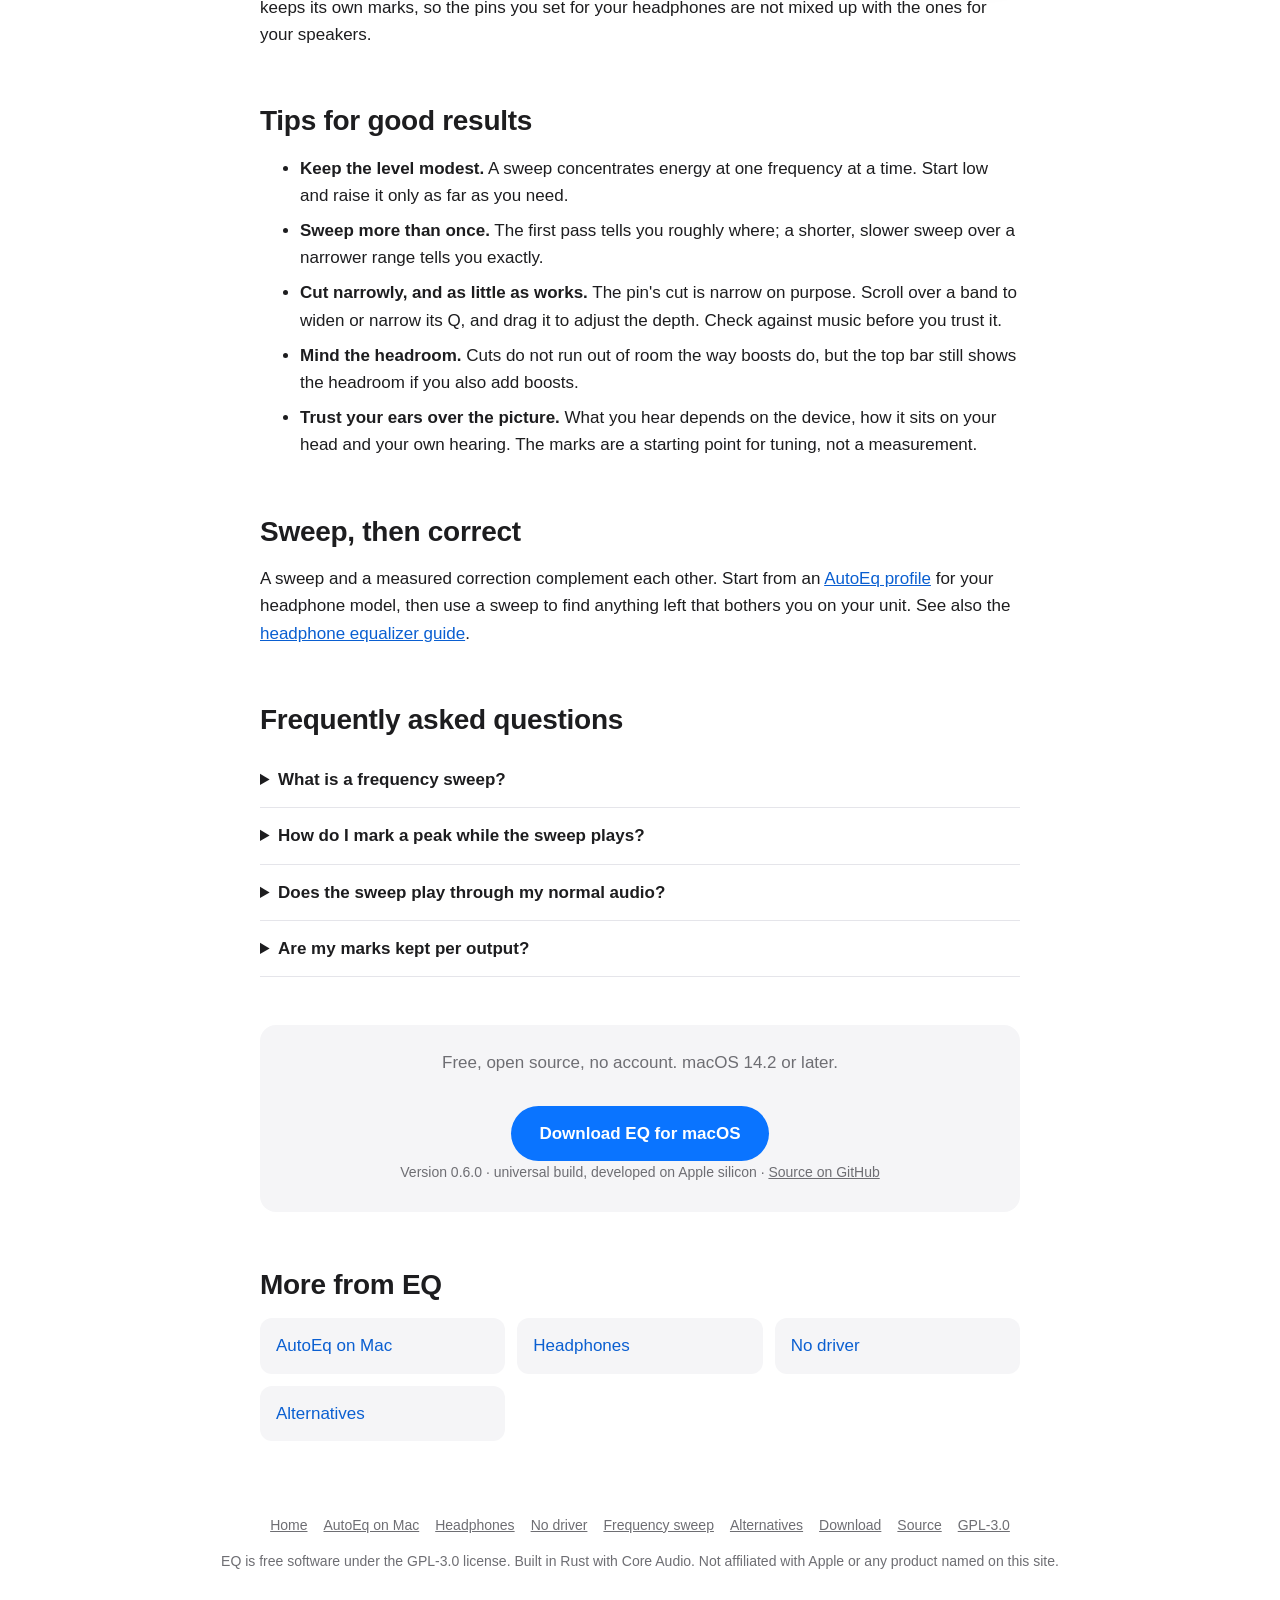
<file: docs/frequency-sweep-headphones/index.html>
<!doctype html>
<html lang="en">
<head>
<meta charset="utf-8">
<meta name="viewport" content="width=device-width, initial-scale=1">
<title>Frequency Sweep: Find Headphone Resonances on Mac</title>
<meta name="description" content="Use a frequency sweep to hear where your headphones or speakers ring, pin the peak with Space, and add a narrow cut. A step-by-step guide with EQ for Mac.">
<link rel="canonical" href="https://dylenq.github.io/macos-parametric-eq/frequency-sweep-headphones/">
<link rel="stylesheet" href="../style.css">
<link rel="icon" type="image/png" href="../icon.png">
<link rel="apple-touch-icon" href="../icon.png">
<meta name="theme-color" content="#0b1a33">
<meta property="og:type" content="website">
<meta property="og:site_name" content="EQ for macOS">
<meta property="og:title" content="Frequency Sweep: Find Headphone Resonances on Mac">
<meta property="og:description" content="Use a frequency sweep to hear where your headphones or speakers ring, pin the peak with Space, and add a narrow cut. A step-by-step guide with EQ for Mac.">
<meta property="og:url" content="https://dylenq.github.io/macos-parametric-eq/frequency-sweep-headphones/">
<meta property="og:image" content="https://dylenq.github.io/macos-parametric-eq/social-preview.png">
<meta property="og:image:width" content="1280">
<meta property="og:image:height" content="640">
<meta property="og:image:alt" content="EQ, a system-wide parametric equalizer for macOS">
<meta name="twitter:card" content="summary_large_image">
<meta name="twitter:title" content="Frequency Sweep: Find Headphone Resonances on Mac">
<meta name="twitter:description" content="Use a frequency sweep to hear where your headphones or speakers ring, pin the peak with Space, and add a narrow cut. A step-by-step guide with EQ for Mac.">
<meta name="twitter:image" content="https://dylenq.github.io/macos-parametric-eq/social-preview.png">
<script type="application/ld+json">
{
  "@context": "https://schema.org",
  "@type": "BreadcrumbList",
  "itemListElement": [
    {
      "@type": "ListItem",
      "position": 1,
      "name": "EQ for macOS",
      "item": "https://dylenq.github.io/macos-parametric-eq/"
    },
    {
      "@type": "ListItem",
      "position": 2,
      "name": "Frequency sweep",
      "item": "https://dylenq.github.io/macos-parametric-eq/frequency-sweep-headphones/"
    }
  ]
}
</script>
<script type="application/ld+json">
{
  "@context": "https://schema.org",
  "@type": "HowTo",
  "name": "How to find and cut a resonance with a frequency sweep in EQ",
  "description": "Play a sine sweep through EQ, mark the frequencies where the sound rings, and turn a mark into a narrow cut.",
  "step": [
    {
      "@type": "HowToStep",
      "position": 1,
      "name": "Start quietly",
      "text": "Turn the volume down, then switch on Sweep. EQ plays a sine sweep through the equalizer in place of system audio."
    },
    {
      "@type": "HowToStep",
      "position": 2,
      "name": "Set the sweep",
      "text": "Open the panel with the arrow next to the Sweep switch to choose a logarithmic or linear sweep and set its range, length and level."
    },
    {
      "@type": "HowToStep",
      "position": 3,
      "name": "Listen and mark",
      "text": "Watch the marker move along the curve. When the tone rings, buzzes or jumps out, press Space (or M) to pin that frequency on the curve."
    },
    {
      "@type": "HowToStep",
      "position": 4,
      "name": "Cut the peak",
      "text": "Click a pin to add a narrow cut at that frequency."
    },
    {
      "@type": "HowToStep",
      "position": 5,
      "name": "Check the result",
      "text": "Run the sweep again, or use Set A and ⌥⌘B to compare before and after at matched volume. Right-click a pin to remove it."
    }
  ]
}
</script>
<script type="application/ld+json">
{
  "@context": "https://schema.org",
  "@type": "FAQPage",
  "mainEntity": [
    {
      "@type": "Question",
      "name": "What is a frequency sweep?",
      "acceptedAnswer": {
        "@type": "Answer",
        "text": "A sine tone that glides from a low frequency to a high one. Where your headphones or speakers resonate, the tone sounds louder or harsher, which shows you where a narrow cut may help."
      }
    },
    {
      "@type": "Question",
      "name": "How do I mark a peak while the sweep plays?",
      "acceptedAnswer": {
        "@type": "Answer",
        "text": "Press Space or M when it rings. The frequency is pinned on the curve. Click the pin to put a narrow cut there, and right-click it to remove it."
      }
    },
    {
      "@type": "Question",
      "name": "Does the sweep play through my normal audio?",
      "acceptedAnswer": {
        "@type": "Answer",
        "text": "It plays through the EQ in place of system audio, and switches itself off at the end."
      }
    },
    {
      "@type": "Question",
      "name": "Are my marks kept per output?",
      "acceptedAnswer": {
        "@type": "Answer",
        "text": "Yes. Each output keeps its own marks."
      }
    }
  ]
}
</script>
</head>
<body>
<nav class="site-nav" aria-label="Main"><div class="wrap"><a class="brand" href="../">EQ for macOS</a><a href="../autoeq-on-mac/">AutoEq on Mac</a><a href="../headphone-equalizer-mac/">Headphones</a><a href="../equalizer-without-blackhole/">No driver</a><a href="../frequency-sweep-headphones/" aria-current="page">Frequency sweep</a><a href="../eqmac-alternatives/">Alternatives</a><a class="gh" href="https://github.com/dylenq/macos-parametric-eq">GitHub</a></div></nav>
<div class="wrap">
<nav class="crumbs" aria-label="Breadcrumb"><a href="../">EQ for macOS</a> › Frequency sweep</nav>
<article>
<h1>Find resonances in your headphones or speakers with a frequency sweep</h1>
<p class="lede">A sine sweep glides through the whole frequency range so you can hear where your headphones or speakers ring, then lets you mark the spot and cut it.</p>
<p class="updated">Updated 21 November 2026 · Applies to EQ 0.6.0</p>

<h2>Why a sweep helps</h2>
<p>Music hides resonances because it never plays one frequency by itself. A sweep does exactly that: a pure tone that moves slowly from low to high. Where a driver, an enclosure or an ear cup resonates, the tone suddenly sounds louder, buzzier or harsher. Those are the narrow peaks a parametric equalizer is good at removing.</p>
<p>The sweep in EQ plays through the equalizer, so it also shows what your current curve is doing to each frequency, and it plays in place of system audio while it runs.</p>

<h2>Step by step</h2>
<ol>
<li><b>Start quietly.</b> Turn the volume down, then switch on <b>Sweep</b>. EQ plays a sine sweep through the equalizer in place of system audio.</li>
<li><b>Set the sweep.</b> Open the panel with the arrow next to the Sweep switch to choose a logarithmic or linear sweep and set its range, length and level.</li>
<li><b>Listen and mark.</b> Watch the marker move along the curve. When the tone rings, buzzes or jumps out, press Space (or M) to pin that frequency on the curve.</li>
<li><b>Cut the peak.</b> Click a pin to add a narrow cut at that frequency.</li>
<li><b>Check the result.</b> Run the sweep again, or use Set A and ⌥⌘B to compare before and after at matched volume. Right-click a pin to remove it.</li>
</ol>
<picture><source media="(prefers-color-scheme: dark)" srcset="../screenshot-sweep-dark.png"><img src="../screenshot-sweep-light.png" width="2240" height="1280" alt="EQ playing a frequency sweep at 5.2 kHz, with peaks marked at 180 Hz, 2.8 kHz and 7.4 kHz and a narrow cut placed on the 2.8 kHz mark" loading="lazy" decoding="async"></picture>
<p>The curve shows where the sweep currently is, and it switches itself off at the end. Each output keeps its own marks, so the pins you set for your headphones are not mixed up with the ones for your speakers.</p>

<h2>Tips for good results</h2>
<ul>
<li><b>Keep the level modest.</b> A sweep concentrates energy at one frequency at a time. Start low and raise it only as far as you need.</li>
<li><b>Sweep more than once.</b> The first pass tells you roughly where; a shorter, slower sweep over a narrower range tells you exactly.</li>
<li><b>Cut narrowly, and as little as works.</b> The pin's cut is narrow on purpose. Scroll over a band to widen or narrow its Q, and drag it to adjust the depth. Check against music before you trust it.</li>
<li><b>Mind the headroom.</b> Cuts do not run out of room the way boosts do, but the top bar still shows the headroom if you also add boosts.</li>
<li><b>Trust your ears over the picture.</b> What you hear depends on the device, how it sits on your head and your own hearing. The marks are a starting point for tuning, not a measurement.</li>
</ul>

<h2>Sweep, then correct</h2>
<p>A sweep and a measured correction complement each other. Start from an <a href="../autoeq-on-mac/">AutoEq profile</a> for your headphone model, then use a sweep to find anything left that bothers you on your unit. See also the <a href="../headphone-equalizer-mac/">headphone equalizer guide</a>.</p>

<h2>Frequently asked questions</h2>
<details><summary>What is a frequency sweep?</summary><p>A sine tone that glides from a low frequency to a high one. Where your headphones or speakers resonate, the tone sounds louder or harsher, which shows you where a narrow cut may help.</p></details>
<details><summary>How do I mark a peak while the sweep plays?</summary><p>Press Space or M when it rings. The frequency is pinned on the curve. Click the pin to put a narrow cut there, and right-click it to remove it.</p></details>
<details><summary>Does the sweep play through my normal audio?</summary><p>It plays through the EQ in place of system audio, and switches itself off at the end.</p></details>
<details><summary>Are my marks kept per output?</summary><p>Yes. Each output keeps its own marks.</p></details>
<div class="cta-box"><p>Free, open source, no account. macOS 14.2 or later.</p>
<a class="cta" href="https://github.com/dylenq/macos-parametric-eq/releases/latest">Download EQ for macOS</a>
<p class="meta">Version 0.6.0 · universal build, developed on Apple silicon · <a href="https://github.com/dylenq/macos-parametric-eq">Source on GitHub</a></p></div>
<h2>More from EQ</h2><ul class="related"><li><a href="../autoeq-on-mac/">AutoEq on Mac</a></li><li><a href="../headphone-equalizer-mac/">Headphones</a></li><li><a href="../equalizer-without-blackhole/">No driver</a></li><li><a href="../eqmac-alternatives/">Alternatives</a></li></ul>
</article>
</div>
<footer class="site-footer"><nav aria-label="Footer"><a href="../">Home</a><a href="../autoeq-on-mac/">AutoEq on Mac</a><a href="../headphone-equalizer-mac/">Headphones</a><a href="../equalizer-without-blackhole/">No driver</a><a href="../frequency-sweep-headphones/">Frequency sweep</a><a href="../eqmac-alternatives/">Alternatives</a><a href="https://github.com/dylenq/macos-parametric-eq/releases/latest">Download</a><a href="https://github.com/dylenq/macos-parametric-eq">Source</a><a href="https://github.com/dylenq/macos-parametric-eq/blob/main/LICENSE">GPL-3.0</a></nav><p>EQ is free software under the GPL-3.0 license. Built in Rust with Core Audio. Not affiliated with Apple or any product named on this site.</p></footer>
</body>
</html>
</file>
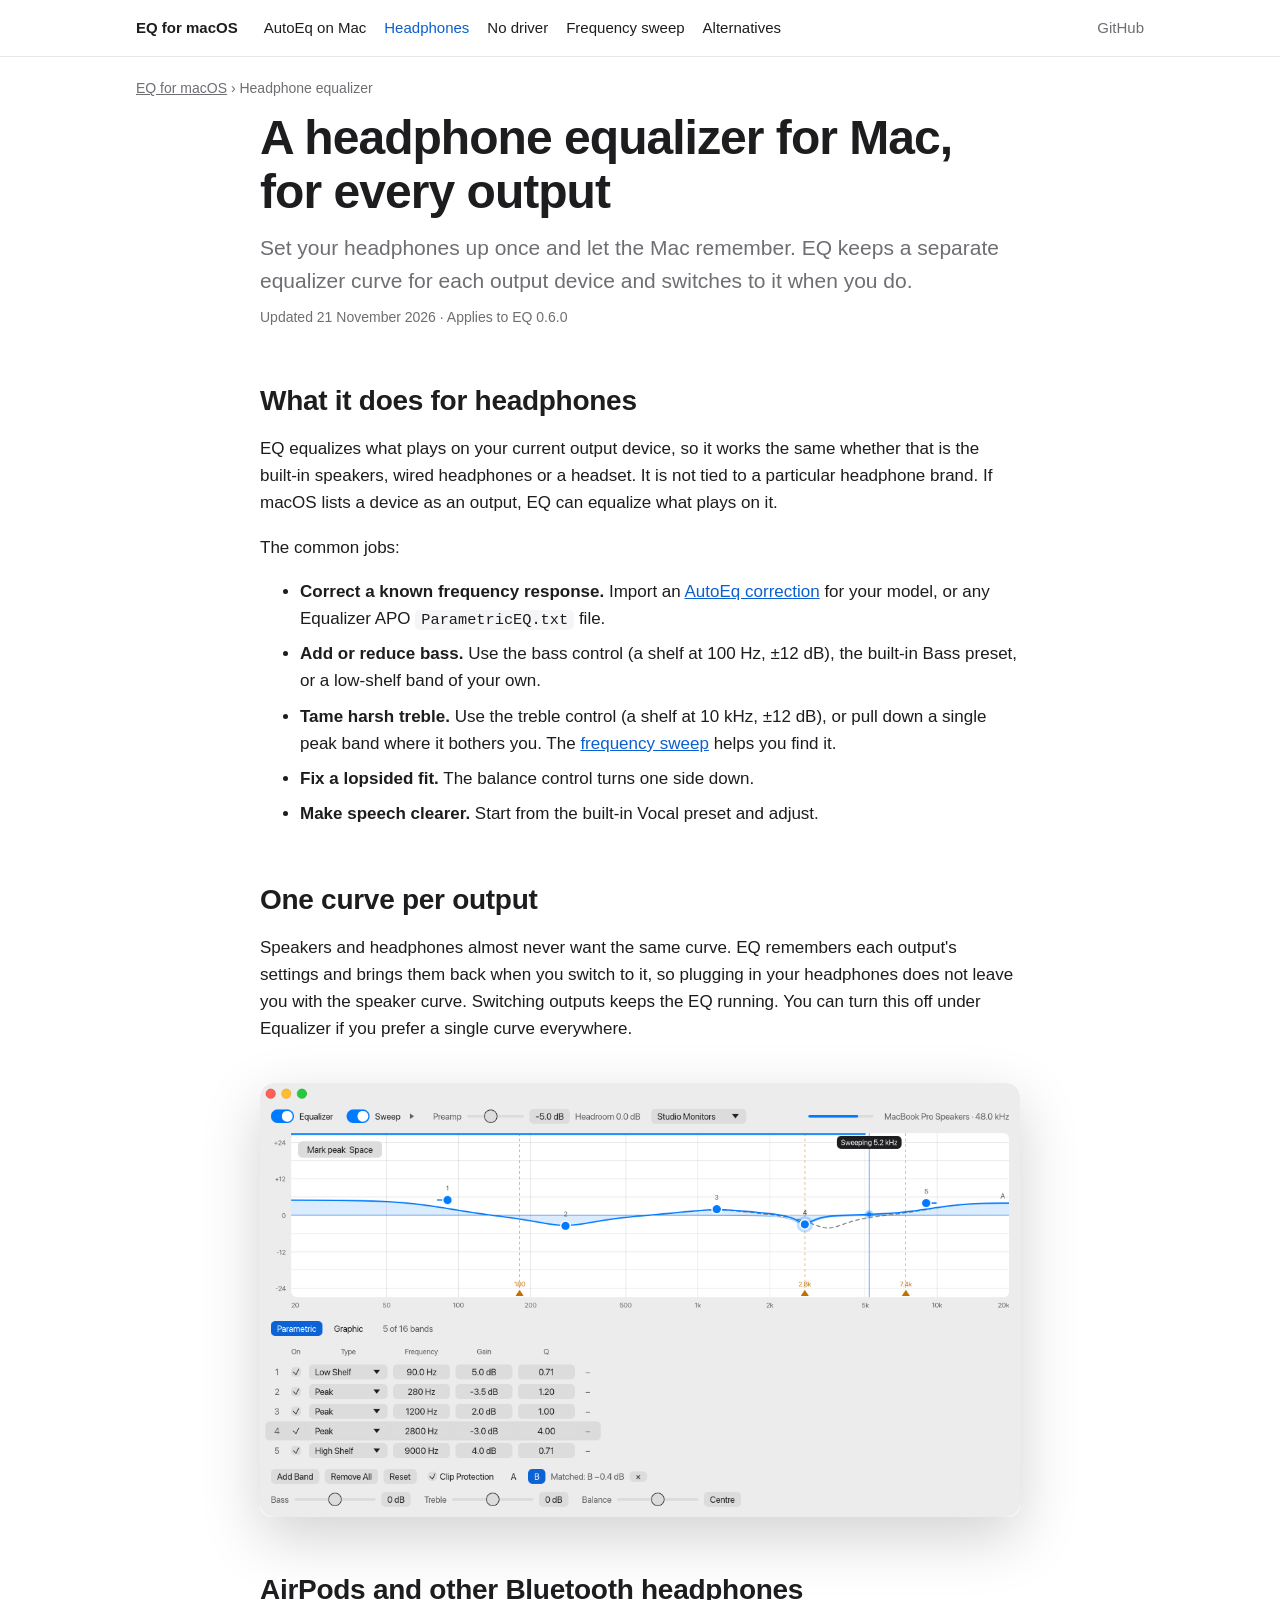
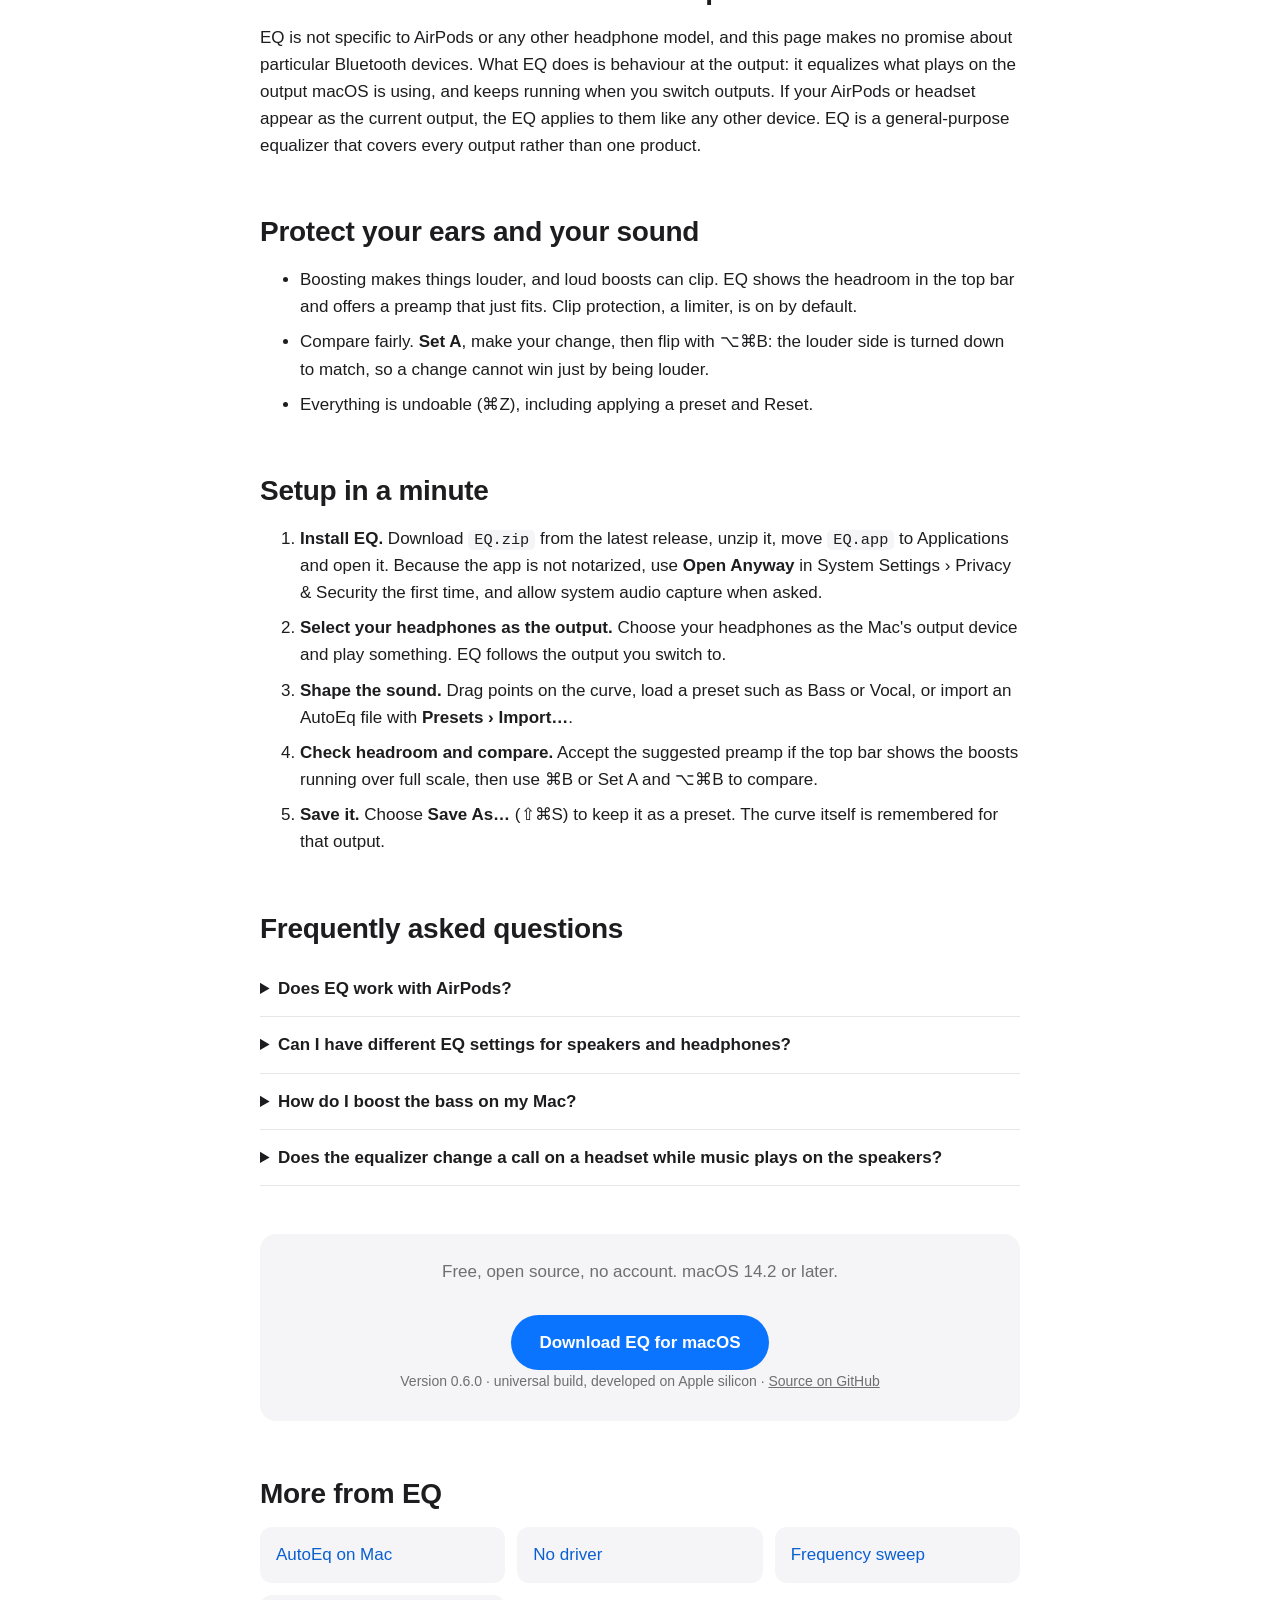
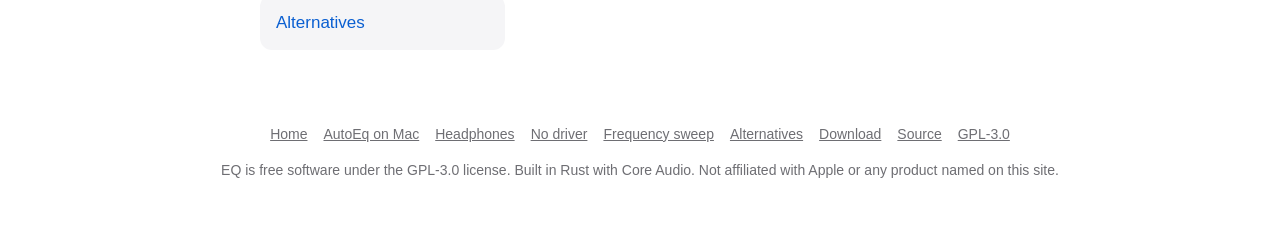
<file: docs/headphone-equalizer-mac/index.html>
<!doctype html>
<html lang="en">
<head>
<meta charset="utf-8">
<meta name="viewport" content="width=device-width, initial-scale=1">
<title>Headphone and AirPods Equalizer for Mac | EQ</title>
<meta name="description" content="Tune headphones, AirPods or speakers on a Mac with a free system-wide parametric equalizer. Per-output curves, AutoEq import, bass boost, no driver.">
<link rel="canonical" href="https://dylenq.github.io/macos-parametric-eq/headphone-equalizer-mac/">
<link rel="stylesheet" href="../style.css">
<link rel="icon" type="image/png" href="../icon.png">
<link rel="apple-touch-icon" href="../icon.png">
<meta name="theme-color" content="#0b1a33">
<meta property="og:type" content="website">
<meta property="og:site_name" content="EQ for macOS">
<meta property="og:title" content="Headphone and AirPods Equalizer for Mac | EQ">
<meta property="og:description" content="Tune headphones, AirPods or speakers on a Mac with a free system-wide parametric equalizer. Per-output curves, AutoEq import, bass boost, no driver.">
<meta property="og:url" content="https://dylenq.github.io/macos-parametric-eq/headphone-equalizer-mac/">
<meta property="og:image" content="https://dylenq.github.io/macos-parametric-eq/social-preview.png">
<meta property="og:image:width" content="1280">
<meta property="og:image:height" content="640">
<meta property="og:image:alt" content="EQ, a system-wide parametric equalizer for macOS">
<meta name="twitter:card" content="summary_large_image">
<meta name="twitter:title" content="Headphone and AirPods Equalizer for Mac | EQ">
<meta name="twitter:description" content="Tune headphones, AirPods or speakers on a Mac with a free system-wide parametric equalizer. Per-output curves, AutoEq import, bass boost, no driver.">
<meta name="twitter:image" content="https://dylenq.github.io/macos-parametric-eq/social-preview.png">
<script type="application/ld+json">
{
  "@context": "https://schema.org",
  "@type": "BreadcrumbList",
  "itemListElement": [
    {
      "@type": "ListItem",
      "position": 1,
      "name": "EQ for macOS",
      "item": "https://dylenq.github.io/macos-parametric-eq/"
    },
    {
      "@type": "ListItem",
      "position": 2,
      "name": "Headphone equalizer",
      "item": "https://dylenq.github.io/macos-parametric-eq/headphone-equalizer-mac/"
    }
  ]
}
</script>
<script type="application/ld+json">
{
  "@context": "https://schema.org",
  "@type": "HowTo",
  "name": "How to set up a headphone equalizer on a Mac with EQ",
  "description": "Install EQ, select your headphones as the output, and shape their sound with a curve that is remembered for that output.",
  "step": [
    {
      "@type": "HowToStep",
      "position": 1,
      "name": "Install EQ",
      "text": "Download EQ.zip from the latest release, unzip it, move EQ.app to Applications and open it. Because the app is not notarized, use Open Anyway in System Settings › Privacy & Security the first time, and allow system audio capture when asked."
    },
    {
      "@type": "HowToStep",
      "position": 2,
      "name": "Select your headphones as the output",
      "text": "Choose your headphones as the Mac's output device and play something. EQ follows the output you switch to."
    },
    {
      "@type": "HowToStep",
      "position": 3,
      "name": "Shape the sound",
      "text": "Drag points on the curve, load a preset such as Bass or Vocal, or import an AutoEq file with Presets › Import…."
    },
    {
      "@type": "HowToStep",
      "position": 4,
      "name": "Check headroom and compare",
      "text": "Accept the suggested preamp if the top bar shows the boosts running over full scale, then use ⌘B or Set A and ⌥⌘B to compare."
    },
    {
      "@type": "HowToStep",
      "position": 5,
      "name": "Save it",
      "text": "Choose Save As… (⇧⌘S) to keep it as a preset. The curve itself is remembered for that output."
    }
  ]
}
</script>
<script type="application/ld+json">
{
  "@context": "https://schema.org",
  "@type": "FAQPage",
  "mainEntity": [
    {
      "@type": "Question",
      "name": "Does EQ work with AirPods?",
      "acceptedAnswer": {
        "@type": "Answer",
        "text": "EQ equalizes what plays on the output macOS is using. If your AirPods are the current output device it applies to them like any other output. EQ is not specific to AirPods or any other model, and nothing here is a promise about Bluetooth behaviour."
      }
    },
    {
      "@type": "Question",
      "name": "Can I have different EQ settings for speakers and headphones?",
      "acceptedAnswer": {
        "@type": "Answer",
        "text": "Yes. Each output remembers its own curve and gets it back when you switch to it. You can turn this off under Equalizer to use one curve everywhere."
      }
    },
    {
      "@type": "Question",
      "name": "How do I boost the bass on my Mac?",
      "acceptedAnswer": {
        "@type": "Answer",
        "text": "Use the bass control, a shelf at 100 Hz with up to 12 dB of gain, or the built-in Bass preset, or add a low-shelf band. Watch the headroom in the top bar and accept the suggested preamp if the boost runs over full scale."
      }
    },
    {
      "@type": "Question",
      "name": "Does the equalizer change a call on a headset while music plays on the speakers?",
      "acceptedAnswer": {
        "@type": "Answer",
        "text": "No. EQ equalizes what plays on the current output. An app you route to another device plays there untouched."
      }
    }
  ]
}
</script>
</head>
<body>
<nav class="site-nav" aria-label="Main"><div class="wrap"><a class="brand" href="../">EQ for macOS</a><a href="../autoeq-on-mac/">AutoEq on Mac</a><a href="../headphone-equalizer-mac/" aria-current="page">Headphones</a><a href="../equalizer-without-blackhole/">No driver</a><a href="../frequency-sweep-headphones/">Frequency sweep</a><a href="../eqmac-alternatives/">Alternatives</a><a class="gh" href="https://github.com/dylenq/macos-parametric-eq">GitHub</a></div></nav>
<div class="wrap">
<nav class="crumbs" aria-label="Breadcrumb"><a href="../">EQ for macOS</a> › Headphone equalizer</nav>
<article>
<h1>A headphone equalizer for Mac, for every output</h1>
<p class="lede">Set your headphones up once and let the Mac remember. EQ keeps a separate equalizer curve for each output device and switches to it when you do.</p>
<p class="updated">Updated 21 November 2026 · Applies to EQ 0.6.0</p>

<h2>What it does for headphones</h2>
<p>EQ equalizes what plays on your current output device, so it works the same whether that is the built-in speakers, wired headphones or a headset. It is not tied to a particular headphone brand. If macOS lists a device as an output, EQ can equalize what plays on it.</p>
<p>The common jobs:</p>
<ul>
<li><b>Correct a known frequency response.</b> Import an <a href="../autoeq-on-mac/">AutoEq correction</a> for your model, or any Equalizer APO <code>ParametricEQ.txt</code> file.</li>
<li><b>Add or reduce bass.</b> Use the bass control (a shelf at 100 Hz, ±12 dB), the built-in Bass preset, or a low-shelf band of your own.</li>
<li><b>Tame harsh treble.</b> Use the treble control (a shelf at 10 kHz, ±12 dB), or pull down a single peak band where it bothers you. The <a href="../frequency-sweep-headphones/">frequency sweep</a> helps you find it.</li>
<li><b>Fix a lopsided fit.</b> The balance control turns one side down.</li>
<li><b>Make speech clearer.</b> Start from the built-in Vocal preset and adjust.</li>
</ul>

<h2>One curve per output</h2>
<p>Speakers and headphones almost never want the same curve. EQ remembers each output's settings and brings them back when you switch to it, so plugging in your headphones does not leave you with the speaker curve. Switching outputs keeps the EQ running. You can turn this off under Equalizer if you prefer a single curve everywhere.</p>
<picture><source media="(prefers-color-scheme: dark)" srcset="../screenshot-sweep-dark.png"><img src="../screenshot-sweep-light.png" width="2240" height="1280" alt="EQ playing a frequency sweep at 5.2 kHz, with peaks marked at 180 Hz, 2.8 kHz and 7.4 kHz and a narrow cut placed on the 2.8 kHz mark" loading="lazy" decoding="async"></picture>

<h2>AirPods and other Bluetooth headphones</h2>
<p>EQ is not specific to AirPods or any other headphone model, and this page makes no promise about particular Bluetooth devices. What EQ does is behaviour at the output: it equalizes what plays on the output macOS is using, and keeps running when you switch outputs. If your AirPods or headset appear as the current output, the EQ applies to them like any other device. EQ is a general-purpose equalizer that covers every output rather than one product.</p>

<h2>Protect your ears and your sound</h2>
<ul>
<li>Boosting makes things louder, and loud boosts can clip. EQ shows the headroom in the top bar and offers a preamp that just fits. Clip protection, a limiter, is on by default.</li>
<li>Compare fairly. <b>Set A</b>, make your change, then flip with ⌥⌘B: the louder side is turned down to match, so a change cannot win just by being louder.</li>
<li>Everything is undoable (⌘Z), including applying a preset and Reset.</li>
</ul>

<h2>Setup in a minute</h2>
<ol>
<li><b>Install EQ.</b> Download <code>EQ.zip</code> from the latest release, unzip it, move <code>EQ.app</code> to Applications and open it. Because the app is not notarized, use <b>Open Anyway</b> in System Settings › Privacy &amp; Security the first time, and allow system audio capture when asked.</li>
<li><b>Select your headphones as the output.</b> Choose your headphones as the Mac's output device and play something. EQ follows the output you switch to.</li>
<li><b>Shape the sound.</b> Drag points on the curve, load a preset such as Bass or Vocal, or import an AutoEq file with <b>Presets › Import…</b>.</li>
<li><b>Check headroom and compare.</b> Accept the suggested preamp if the top bar shows the boosts running over full scale, then use ⌘B or Set A and ⌥⌘B to compare.</li>
<li><b>Save it.</b> Choose <b>Save As…</b> (⇧⌘S) to keep it as a preset. The curve itself is remembered for that output.</li>
</ol>

<h2>Frequently asked questions</h2>
<details><summary>Does EQ work with AirPods?</summary><p>EQ equalizes what plays on the output macOS is using. If your AirPods are the current output device it applies to them like any other output. EQ is not specific to AirPods or any other model, and nothing here is a promise about Bluetooth behaviour.</p></details>
<details><summary>Can I have different EQ settings for speakers and headphones?</summary><p>Yes. Each output remembers its own curve and gets it back when you switch to it. You can turn this off under Equalizer to use one curve everywhere.</p></details>
<details><summary>How do I boost the bass on my Mac?</summary><p>Use the bass control, a shelf at 100 Hz with up to 12 dB of gain, or the built-in Bass preset, or add a low-shelf band. Watch the headroom in the top bar and accept the suggested preamp if the boost runs over full scale.</p></details>
<details><summary>Does the equalizer change a call on a headset while music plays on the speakers?</summary><p>No. EQ equalizes what plays on the current output. An app you route to another device plays there untouched.</p></details>
<div class="cta-box"><p>Free, open source, no account. macOS 14.2 or later.</p>
<a class="cta" href="https://github.com/dylenq/macos-parametric-eq/releases/latest">Download EQ for macOS</a>
<p class="meta">Version 0.6.0 · universal build, developed on Apple silicon · <a href="https://github.com/dylenq/macos-parametric-eq">Source on GitHub</a></p></div>
<h2>More from EQ</h2><ul class="related"><li><a href="../autoeq-on-mac/">AutoEq on Mac</a></li><li><a href="../equalizer-without-blackhole/">No driver</a></li><li><a href="../frequency-sweep-headphones/">Frequency sweep</a></li><li><a href="../eqmac-alternatives/">Alternatives</a></li></ul>
</article>
</div>
<footer class="site-footer"><nav aria-label="Footer"><a href="../">Home</a><a href="../autoeq-on-mac/">AutoEq on Mac</a><a href="../headphone-equalizer-mac/">Headphones</a><a href="../equalizer-without-blackhole/">No driver</a><a href="../frequency-sweep-headphones/">Frequency sweep</a><a href="../eqmac-alternatives/">Alternatives</a><a href="https://github.com/dylenq/macos-parametric-eq/releases/latest">Download</a><a href="https://github.com/dylenq/macos-parametric-eq">Source</a><a href="https://github.com/dylenq/macos-parametric-eq/blob/main/LICENSE">GPL-3.0</a></nav><p>EQ is free software under the GPL-3.0 license. Built in Rust with Core Audio. Not affiliated with Apple or any product named on this site.</p></footer>
</body>
</html>
</file>
<file: docs/style.css>
:root {
  --bg: #ffffff; --fg: #1d1d1f; --muted: #6e6e73; --card: #f5f5f7; --line: #e5e5ea;
  --accent: #0a74ff; --accent-fg: #ffffff; --link: #0a5fd1;
}
@media (prefers-color-scheme: dark) {
  :root { --bg: #0b0d12; --fg: #f5f5f7; --muted: #a1a1a6; --card: #16191f; --line: #262a33; --accent: #2f8bff; --link: #6cb0ff; }
}
* { box-sizing: border-box; }
html { -webkit-text-size-adjust: 100%; }
body { margin: 0; background: var(--bg); color: var(--fg);
  font: 17px/1.6 -apple-system, BlinkMacSystemFont, "SF Pro Text", "Helvetica Neue", Arial, sans-serif; }
.wrap { max-width: 1040px; margin: 0 auto; padding: 0 16px; }
.site-nav { border-bottom: 1px solid var(--line); }
.site-nav .wrap { display: flex; flex-wrap: wrap; gap: 4px 18px; align-items: center; padding-top: 12px; padding-bottom: 12px; font-size: 15px; }
.site-nav a { color: var(--fg); text-decoration: none; padding: 4px 0; }
.site-nav a:hover, .site-nav a[aria-current="page"] { color: var(--link); }
.site-nav .brand { font-weight: 700; margin-right: 8px; }
.site-nav .gh { margin-left: auto; color: var(--muted); }
header.hero { text-align: center; padding-top: 56px; }
header.hero img.icon { width: 96px; height: 96px; }
h1 { font-size: clamp(30px, 6vw, 48px); line-height: 1.12; letter-spacing: -0.02em; margin: 16px 0 12px; }
.lede { font-size: clamp(18px, 2.4vw, 21px); color: var(--muted); max-width: 680px; margin: 0 auto; }
.cta { display: inline-block; margin: 26px 0 8px; padding: 14px 28px; border-radius: 999px;
  background: var(--accent); color: var(--accent-fg); font-weight: 600; text-decoration: none; }
.cta:hover { filter: brightness(1.08); }
.meta { color: var(--muted); font-size: 14px; }
.meta a { color: inherit; }
picture img { display: block; width: 100%; height: auto; margin: 40px 0; border-radius: 12px;
  box-shadow: 0 20px 60px rgba(0,0,0,.18); }
h2 { font-size: 28px; letter-spacing: -0.01em; margin: 56px 0 16px; line-height: 1.2; }
h3 { font-size: 19px; margin: 28px 0 8px; }
.grid { display: grid; grid-template-columns: repeat(auto-fit, minmax(260px, 1fr)); gap: 16px; }
.grid > div { background: var(--card); border-radius: 14px; padding: 20px; }
.grid h3 { margin: 0 0 6px; font-size: 17px; }
.grid p { margin: 0; color: var(--muted); font-size: 15px; }
ol li, ul li { margin-bottom: 8px; }
details { border-bottom: 1px solid var(--line); padding: 14px 0; }
summary { font-weight: 600; cursor: pointer; }
details p { color: var(--muted); margin: 8px 0 0; }
a { color: var(--link); }
code { background: var(--card); padding: 1px 6px; border-radius: 5px; font: 0.9em ui-monospace, SFMono-Regular, Menlo, monospace; overflow-wrap: anywhere; }
.crumbs { font-size: 14px; color: var(--muted); padding-top: 20px; }
.crumbs a { color: inherit; }
article { max-width: 760px; margin: 0 auto; }
article h1 { margin-top: 12px; }
article .lede { margin: 0 0 8px; max-width: none; }
.updated { color: var(--muted); font-size: 14px; margin: 0 0 8px; }
.note { background: var(--card); border-left: 4px solid var(--accent); border-radius: 8px; padding: 12px 16px; margin: 20px 0; font-size: 16px; }
.table-wrap { overflow-x: auto; margin: 20px 0; }
table { border-collapse: collapse; width: 100%; font-size: 15px; min-width: 640px; }
th, td { text-align: left; vertical-align: top; padding: 10px 12px; border-bottom: 1px solid var(--line); }
th { background: var(--card); }
.cta-box { background: var(--card); border-radius: 16px; padding: 24px; margin: 48px 0 0; text-align: center; }
.cta-box p { margin: 0 0 4px; color: var(--muted); }
.cta-box .cta { margin-bottom: 0; }
.related { display: grid; grid-template-columns: repeat(auto-fit, minmax(220px, 1fr)); gap: 12px; padding: 0; list-style: none; }
.related li { margin: 0; }
.related a { display: block; background: var(--card); border-radius: 12px; padding: 14px 16px; text-decoration: none; }
footer.site-footer { color: var(--muted); font-size: 14px; padding: 56px 16px; text-align: center; max-width: 1040px; margin: 0 auto; }
footer.site-footer nav { display: flex; flex-wrap: wrap; gap: 6px 16px; justify-content: center; margin-bottom: 14px; }
footer.site-footer a { color: inherit; }
@media (max-width: 480px) { body { font-size: 16px; } h2 { font-size: 24px; } header.hero { padding-top: 36px; } }
</file>
